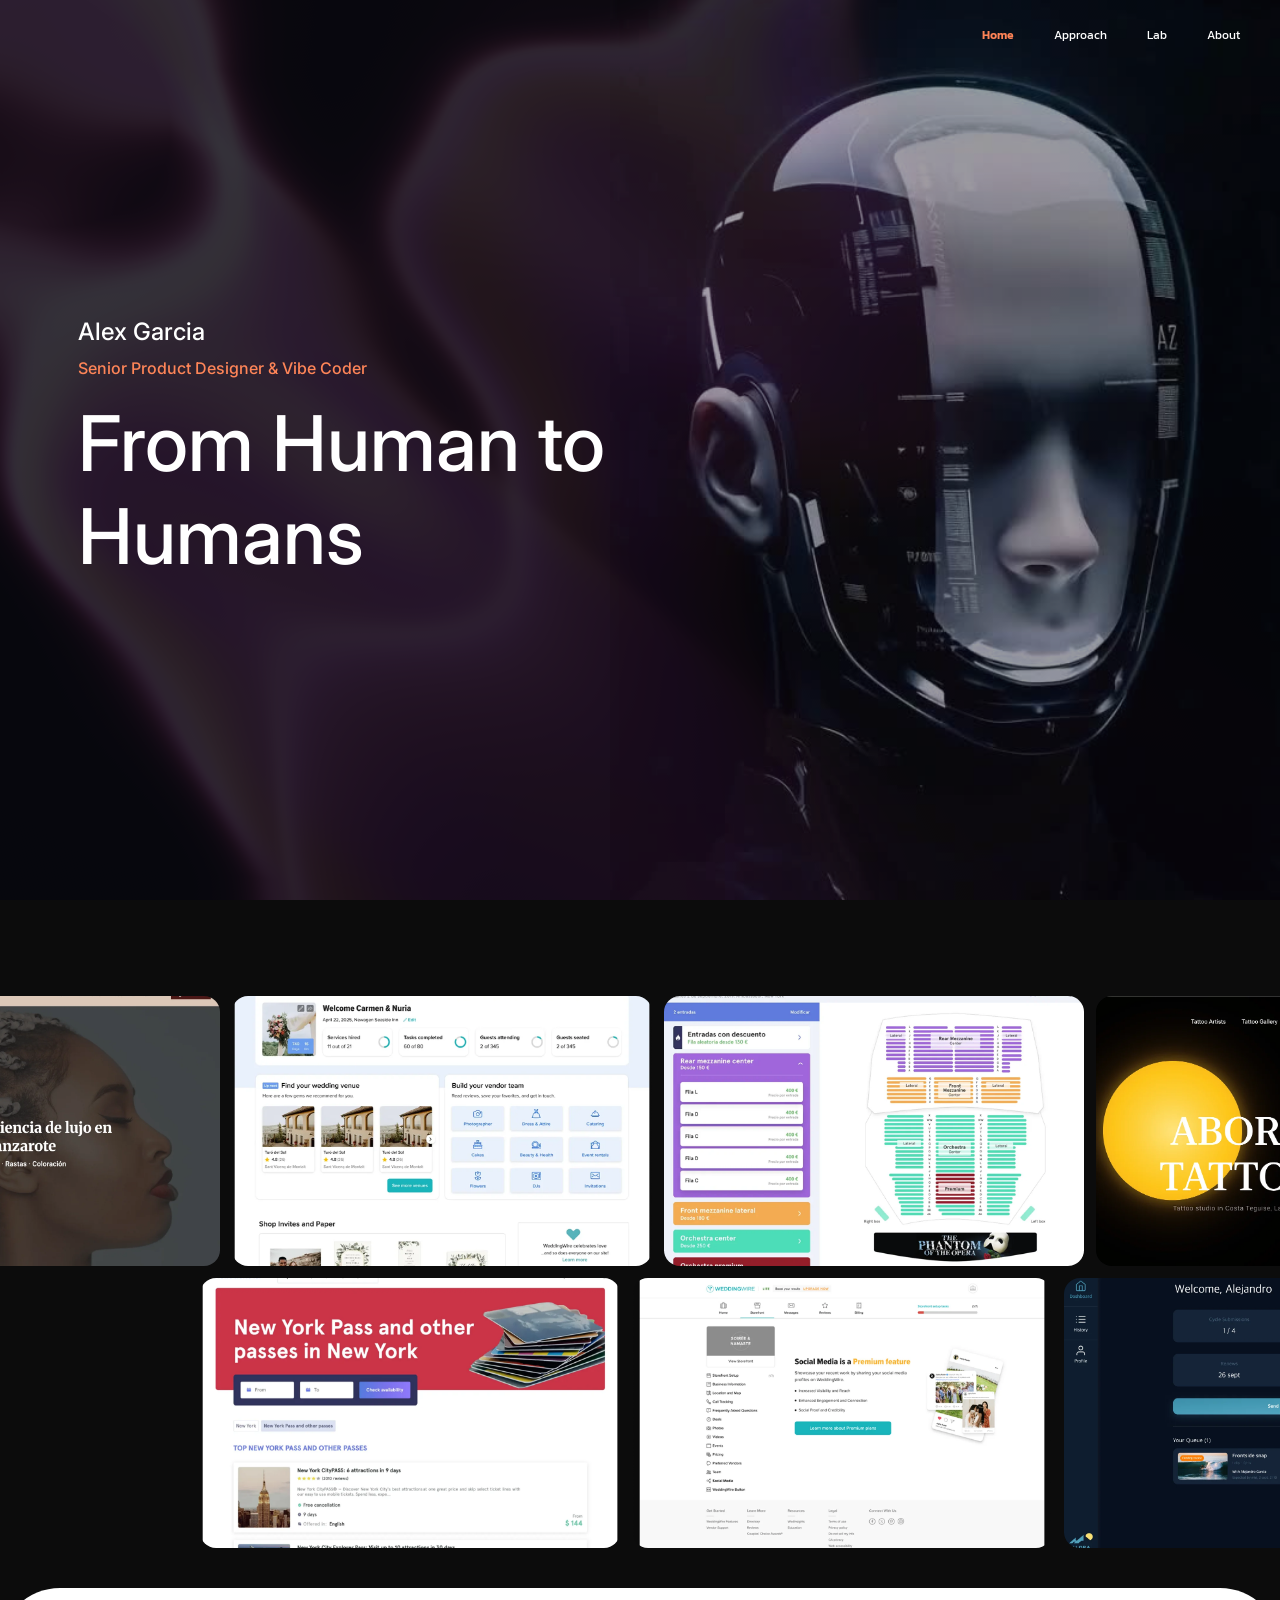
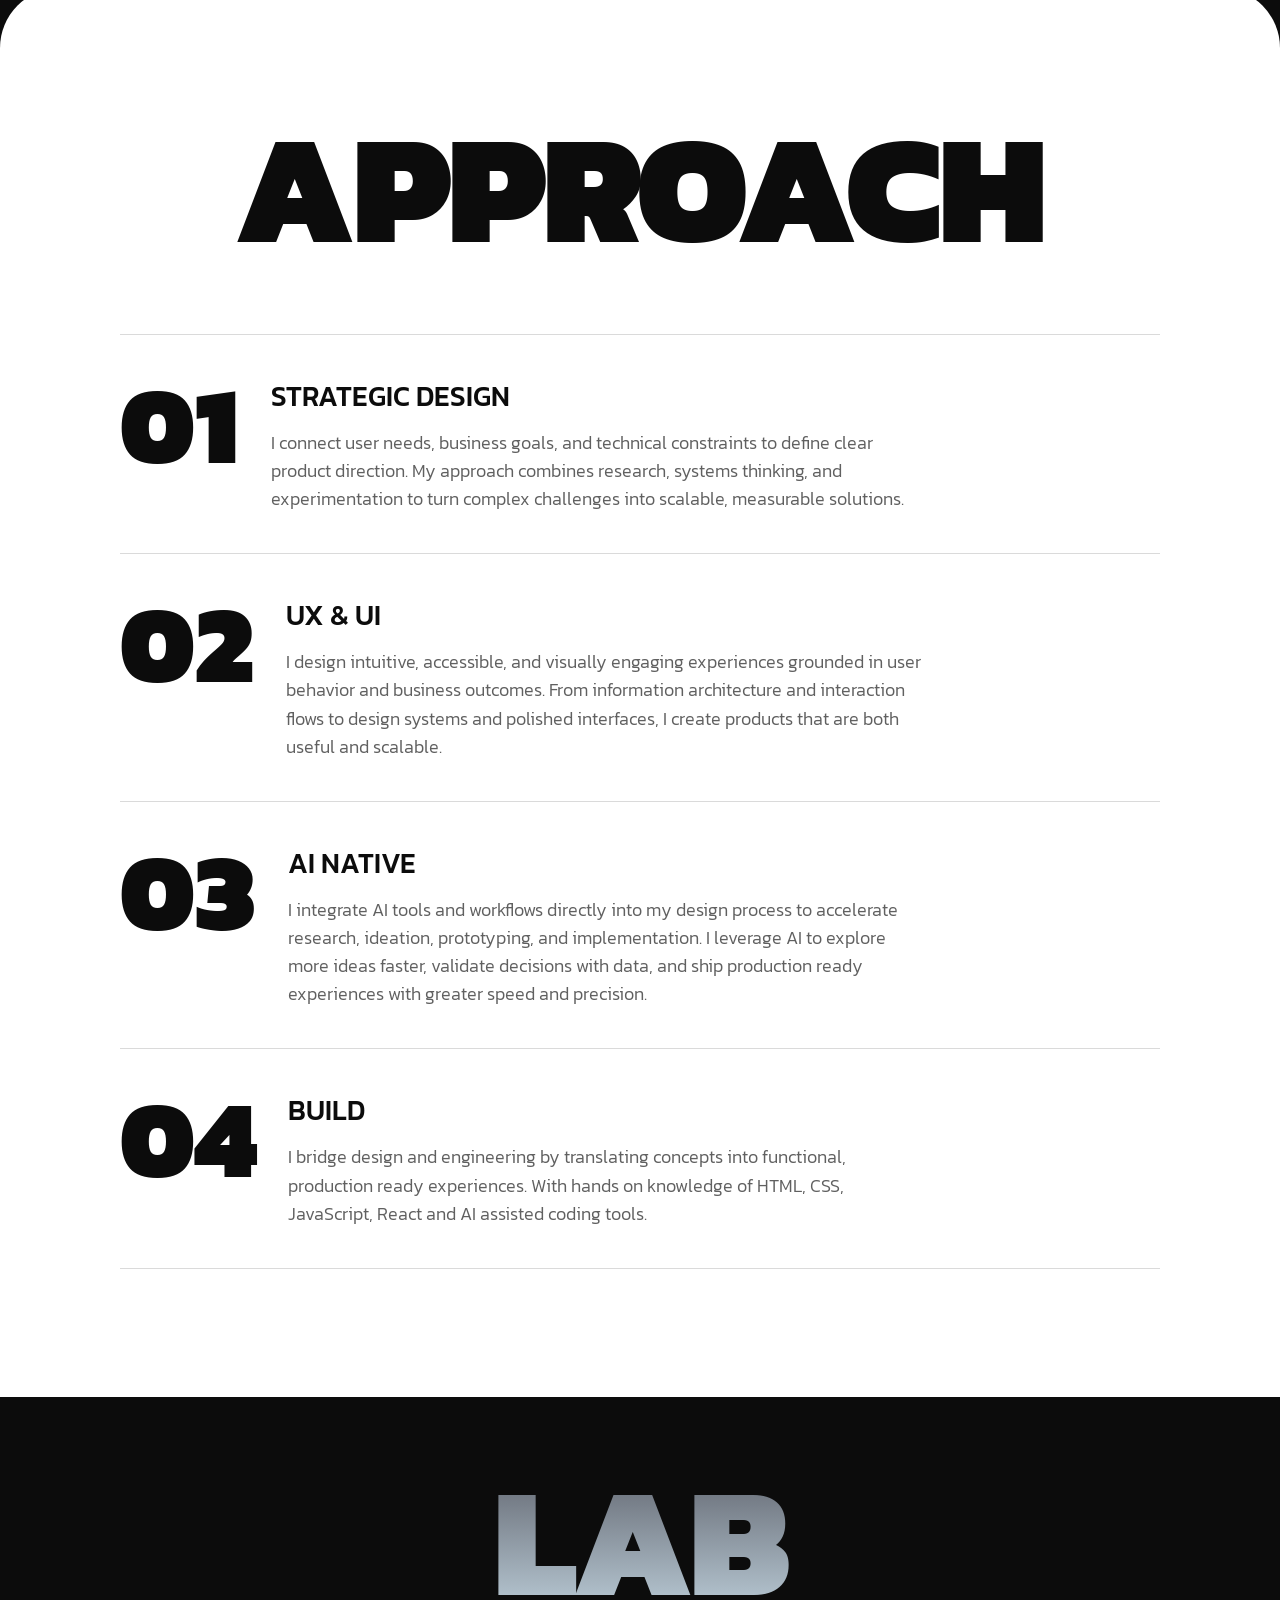
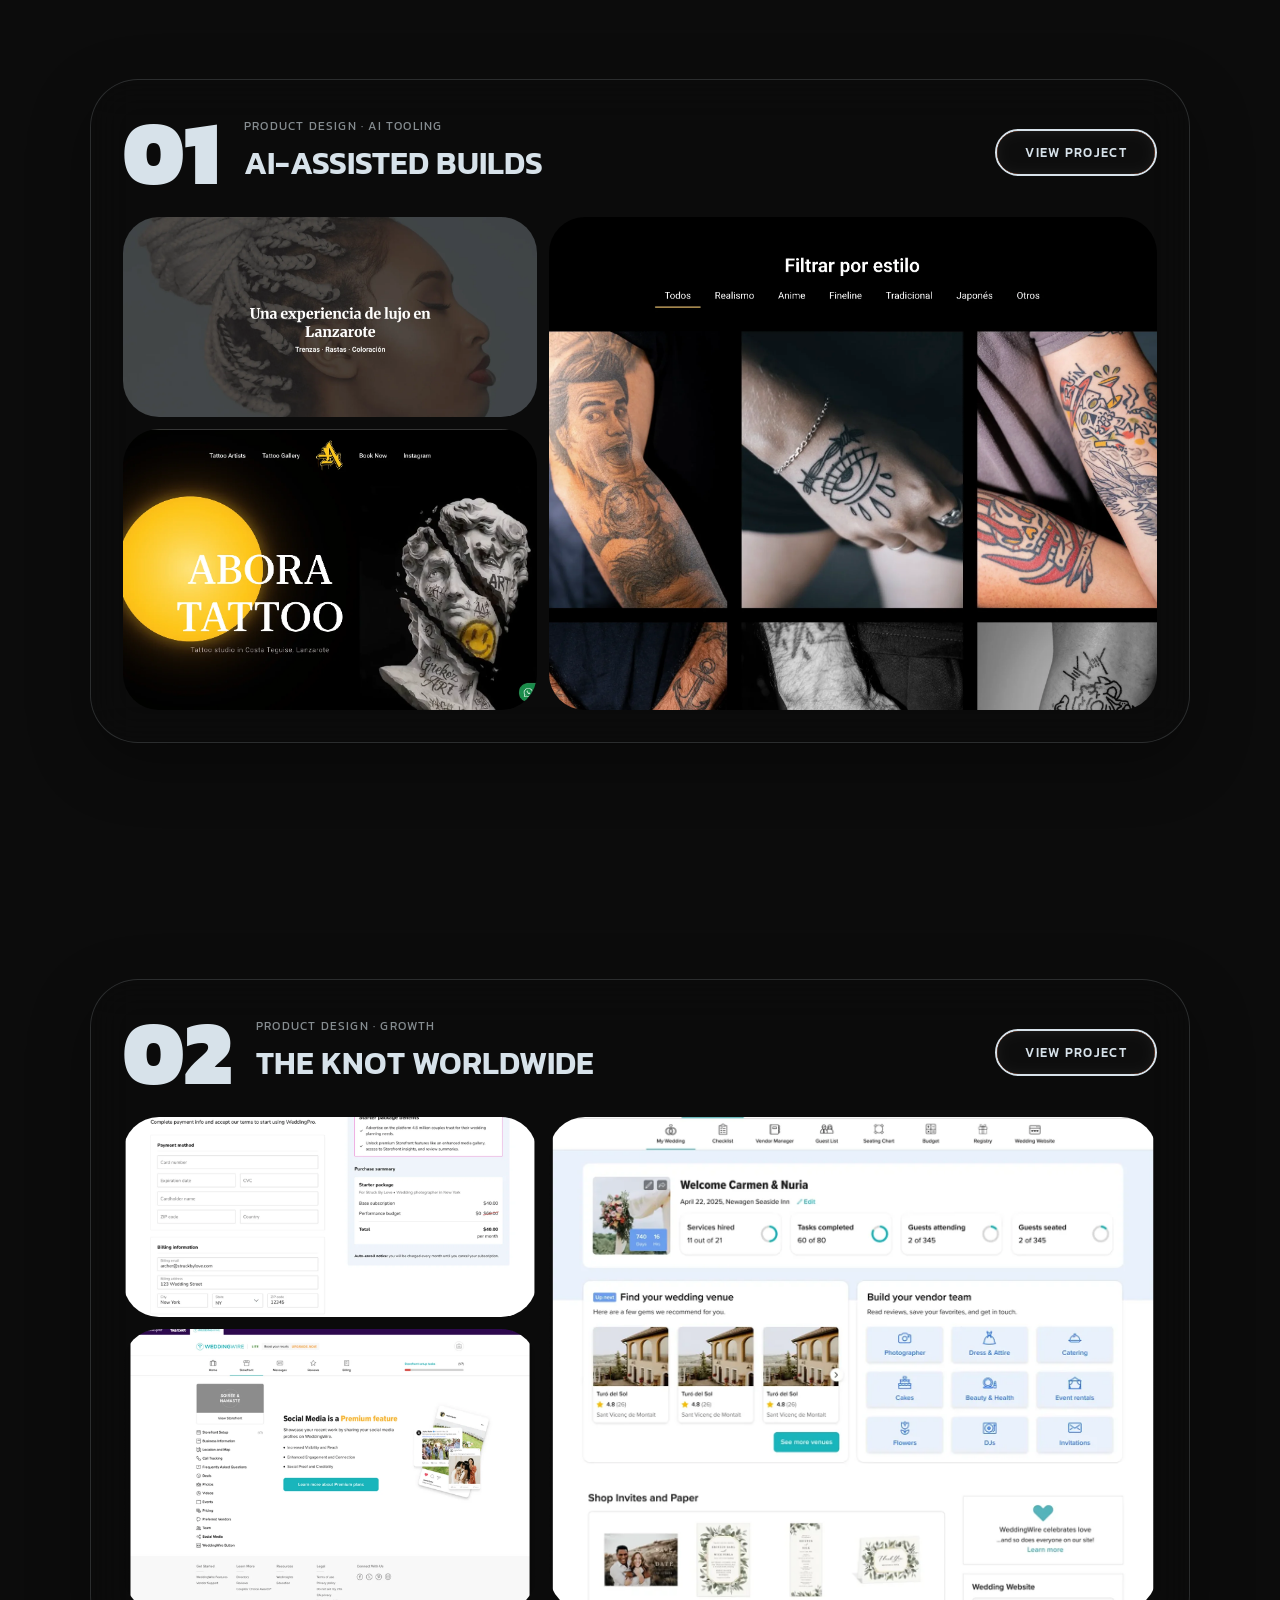
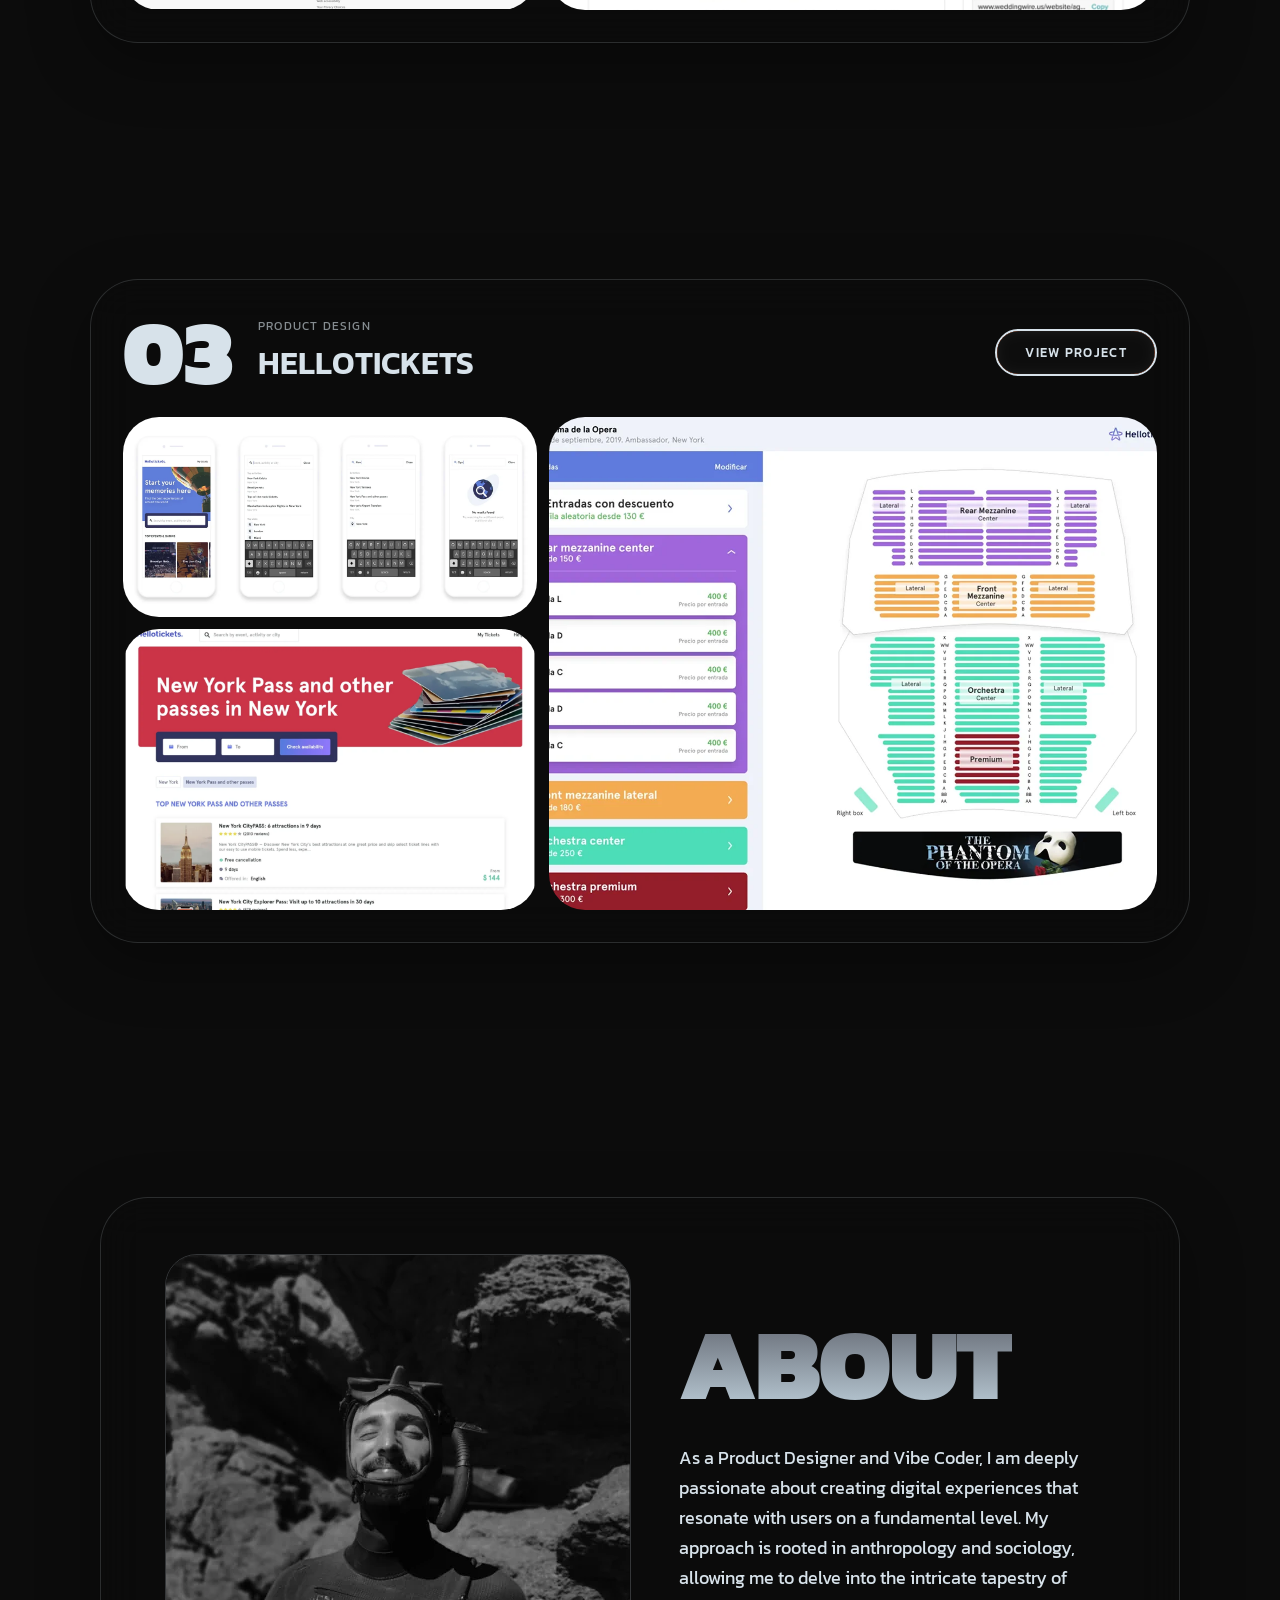
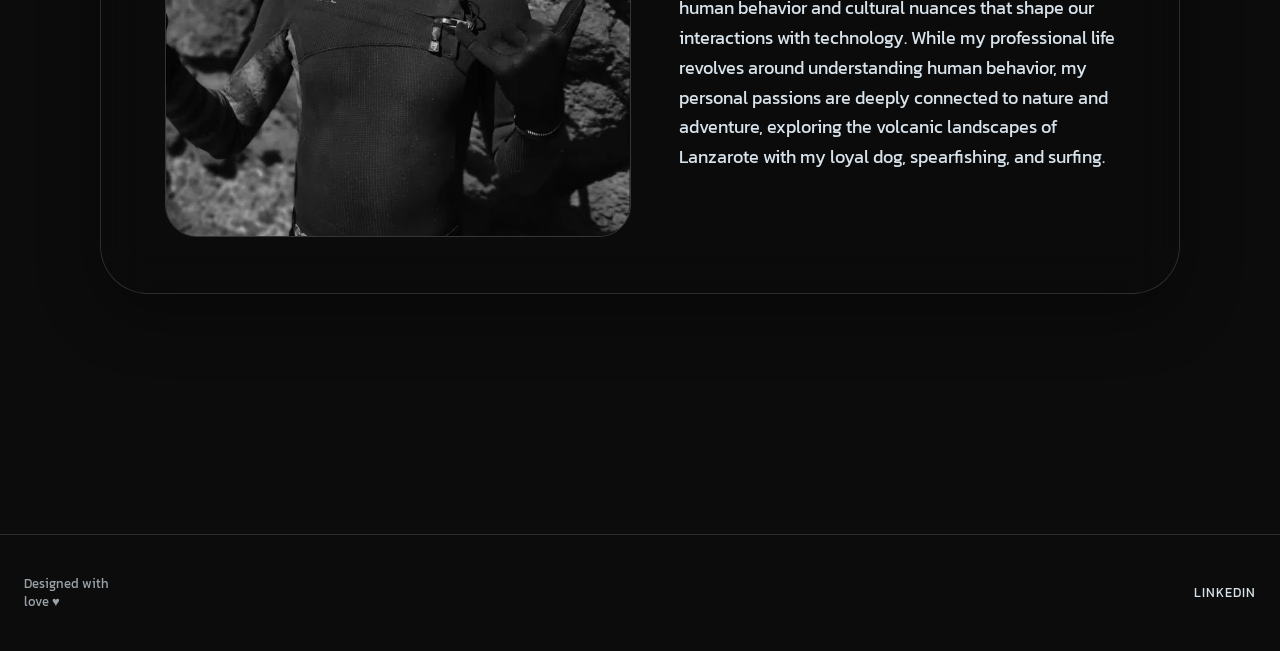
<file: index.html>
<html>
  <head>
    <meta charset="UTF-8">
    <meta name="viewport" content="width=device-width, initial-scale=1">
    <title>Portfolio Alex</title>
    <link rel="icon" type="image/png" href="./img/favicon.png">
    <link rel="apple-touch-icon" href="./img/apple-touch-icon.png">
    <link rel="stylesheet" href="./css/style.css">
  </head>
  <body>
    <div id="particles-container" class="particles-container"></div>

    <nav class="nav-bar">
      <ul class="nav-bar-ul">
        <li><a href="./index.html">Home</a></li>
        <li><a href="#approach">Approach</a></li>
        <li><a href="#lab">Lab</a></li>
        <li><a href="#schedule">About</a></li>
      </ul>
    </nav>

    <header class="header">
      <div class="header-content">
        <h3 class="header-name">Alex Garcia</h3>
        <h3 class="header-role">Senior Product Designer & Vibe Coder</h3>
        <h1>From Human to Humans</h1>
      </div>
      <div class="header-visual">
        <video class="header-visual-video" muted playsinline preload="auto" fetchpriority="high" poster="./video/header-cursor-poster.jpg">
          <source src="./video/header-cursor-video.mp4" type="video/mp4">
        </video>
      </div>
      <div id="header-waves" class="header-waves"></div>
    </header>

    <!-- ============================================================
         Marquee — real project screenshots, scroll-driven
         ============================================================ -->
    <section class="pv-marquee">
      <div class="pv-marquee-row" data-marquee="right">
        <div class="pv-marquee-tile"><img src="./img/ai-trenzas-kg.webp" alt="AI-assisted builds — Trenzas KG" loading="lazy"></div>
        <div class="pv-marquee-tile"><img src="./img/tkw-weddingwire-dashboard.webp" alt="The Knot Worldwide — WeddingWire dashboard" loading="lazy"></div>
        <div class="pv-marquee-tile"><img src="./img/ht-seat-map.webp" alt="Hellotickets — seat map" loading="lazy"></div>
        <div class="pv-marquee-tile"><img src="./img/ai-abora-tattoo.webp" alt="AI-assisted builds — Abora Tattoo" loading="lazy"></div>
        <div class="pv-marquee-tile"><img src="./img/tkw-weddingpro-checkout.webp" alt="The Knot Worldwide — WeddingPro checkout" loading="lazy"></div>
        <div class="pv-marquee-tile"><img src="./img/ht-app-search-flow.webp" alt="Hellotickets — app search flow" loading="lazy"></div>
        <div class="pv-marquee-tile"><img src="./img/ai-alora-dashboard.webp" alt="AI-assisted builds — Alora dashboard" loading="lazy"></div>
        <div class="pv-marquee-tile"><img src="./img/tkw-weddingwire-storefront.webp" alt="The Knot Worldwide — WeddingWire storefront" loading="lazy"></div>
        <div class="pv-marquee-tile"><img src="./img/ht-ny-pass-page.webp" alt="Hellotickets — New York Pass page" loading="lazy"></div>
        <div class="pv-marquee-tile"><img src="./img/ai-trenzas-kg.webp" alt="AI-assisted builds — Trenzas KG" loading="lazy"></div>
        <div class="pv-marquee-tile"><img src="./img/tkw-weddingwire-dashboard.webp" alt="The Knot Worldwide — WeddingWire dashboard" loading="lazy"></div>
        <div class="pv-marquee-tile"><img src="./img/ht-seat-map.webp" alt="Hellotickets — seat map" loading="lazy"></div>
        <div class="pv-marquee-tile"><img src="./img/ai-abora-tattoo.webp" alt="AI-assisted builds — Abora Tattoo" loading="lazy"></div>
        <div class="pv-marquee-tile"><img src="./img/tkw-weddingpro-checkout.webp" alt="The Knot Worldwide — WeddingPro checkout" loading="lazy"></div>
        <div class="pv-marquee-tile"><img src="./img/ht-app-search-flow.webp" alt="Hellotickets — app search flow" loading="lazy"></div>
        <div class="pv-marquee-tile"><img src="./img/ai-alora-dashboard.webp" alt="AI-assisted builds — Alora dashboard" loading="lazy"></div>
        <div class="pv-marquee-tile"><img src="./img/tkw-weddingwire-storefront.webp" alt="The Knot Worldwide — WeddingWire storefront" loading="lazy"></div>
        <div class="pv-marquee-tile"><img src="./img/ht-ny-pass-page.webp" alt="Hellotickets — New York Pass page" loading="lazy"></div>
      </div>

      <div class="pv-marquee-row" data-marquee="left">
        <div class="pv-marquee-tile"><img src="./img/ht-ny-pass-page.webp" alt="Hellotickets — New York Pass page" loading="lazy"></div>
        <div class="pv-marquee-tile"><img src="./img/tkw-weddingwire-storefront.webp" alt="The Knot Worldwide — WeddingWire storefront" loading="lazy"></div>
        <div class="pv-marquee-tile"><img src="./img/ai-alora-dashboard.webp" alt="AI-assisted builds — Alora dashboard" loading="lazy"></div>
        <div class="pv-marquee-tile"><img src="./img/ht-app-search-flow.webp" alt="Hellotickets — app search flow" loading="lazy"></div>
        <div class="pv-marquee-tile"><img src="./img/tkw-weddingpro-checkout.webp" alt="The Knot Worldwide — WeddingPro checkout" loading="lazy"></div>
        <div class="pv-marquee-tile"><img src="./img/ai-abora-tattoo.webp" alt="AI-assisted builds — Abora Tattoo" loading="lazy"></div>
        <div class="pv-marquee-tile"><img src="./img/ht-seat-map.webp" alt="Hellotickets — seat map" loading="lazy"></div>
        <div class="pv-marquee-tile"><img src="./img/tkw-weddingwire-dashboard.webp" alt="The Knot Worldwide — WeddingWire dashboard" loading="lazy"></div>
        <div class="pv-marquee-tile"><img src="./img/ai-trenzas-kg.webp" alt="AI-assisted builds — Trenzas KG" loading="lazy"></div>
        <div class="pv-marquee-tile"><img src="./img/ht-ny-pass-page.webp" alt="Hellotickets — New York Pass page" loading="lazy"></div>
        <div class="pv-marquee-tile"><img src="./img/tkw-weddingwire-storefront.webp" alt="The Knot Worldwide — WeddingWire storefront" loading="lazy"></div>
        <div class="pv-marquee-tile"><img src="./img/ai-alora-dashboard.webp" alt="AI-assisted builds — Alora dashboard" loading="lazy"></div>
        <div class="pv-marquee-tile"><img src="./img/ht-app-search-flow.webp" alt="Hellotickets — app search flow" loading="lazy"></div>
        <div class="pv-marquee-tile"><img src="./img/tkw-weddingpro-checkout.webp" alt="The Knot Worldwide — WeddingPro checkout" loading="lazy"></div>
        <div class="pv-marquee-tile"><img src="./img/ai-abora-tattoo.webp" alt="AI-assisted builds — Abora Tattoo" loading="lazy"></div>
        <div class="pv-marquee-tile"><img src="./img/ht-seat-map.webp" alt="Hellotickets — seat map" loading="lazy"></div>
        <div class="pv-marquee-tile"><img src="./img/tkw-weddingwire-dashboard.webp" alt="The Knot Worldwide — WeddingWire dashboard" loading="lazy"></div>
        <div class="pv-marquee-tile"><img src="./img/ai-trenzas-kg.webp" alt="AI-assisted builds — Trenzas KG" loading="lazy"></div>
      </div>
    </section>

    <!-- ============================================================
         Services — Approach, reformatted
         ============================================================ -->
    <section id="approach" class="pv-services">
      <h2 class="pv-services-heading pv-reveal">Approach</h2>

      <div class="pv-services-list">
        <div class="pv-service-item pv-reveal" style="--pv-delay:0s">
          <span class="pv-service-number">01</span>
          <div class="pv-service-body">
            <h3>Strategic design</h3>
            <p>I connect user needs, business goals, and technical constraints to define clear product direction. My approach combines research, systems thinking, and experimentation to turn complex challenges into scalable, measurable solutions.</p>
          </div>
        </div>

        <div class="pv-service-item pv-reveal" style="--pv-delay:0.1s">
          <span class="pv-service-number">02</span>
          <div class="pv-service-body">
            <h3>UX &amp; UI</h3>
            <p>I design intuitive, accessible, and visually engaging experiences grounded in user behavior and business outcomes. From information architecture and interaction flows to design systems and polished interfaces, I create products that are both useful and scalable.</p>
          </div>
        </div>

        <div class="pv-service-item pv-reveal" style="--pv-delay:0.2s">
          <span class="pv-service-number">03</span>
          <div class="pv-service-body">
            <h3>AI native</h3>
            <p>I integrate AI tools and workflows directly into my design process to accelerate research, ideation, prototyping, and implementation. I leverage AI to explore more ideas faster, validate decisions with data, and ship production ready experiences with greater speed and precision.</p>
          </div>
        </div>

        <div class="pv-service-item pv-reveal" style="--pv-delay:0.3s">
          <span class="pv-service-number">04</span>
          <div class="pv-service-body">
            <h3>Build</h3>
            <p>I bridge design and engineering by translating concepts into functional, production ready experiences. With hands on knowledge of HTML, CSS, JavaScript, React and AI assisted coding tools.</p>
          </div>
        </div>
      </div>
    </section>

    <!-- ============================================================
         Projects — Lab, sticky stacking cards
         ============================================================ -->
    <section id="lab" class="pv-projects">
      <h2 class="pv-projects-heading pv-reveal">Lab</h2>

      <div class="pv-stack">
        <div class="pv-stack-wrap">
          <div class="pv-stack-card">
            <div class="pv-stack-top">
              <span class="pv-stack-number">01</span>
              <div class="pv-stack-meta">
                <span class="pv-stack-category">Product design · AI tooling</span>
                <h3 class="pv-stack-name">AI-assisted builds</h3>
              </div>
              <a href="./proyecto-ai-assisted-builds.html" class="pv-ghost-btn">View project</a>
            </div>
            <div class="pv-stack-grid">
              <div class="pv-stack-col-1">
                <img src="./img/ai-trenzas-kg.webp" alt="Trenzas KG">
                <img src="./img/ai-abora-tattoo.webp" alt="Abora Tattoo">
              </div>
              <div class="pv-stack-col-2">
                <img src="./img/ai-abora-gallery-filter.webp" alt="Abora Tattoo gallery filter">
              </div>
            </div>
          </div>
        </div>

        <div class="pv-stack-wrap">
          <div class="pv-stack-card">
            <div class="pv-stack-top">
              <span class="pv-stack-number">02</span>
              <div class="pv-stack-meta">
                <span class="pv-stack-category">Product design · Growth</span>
                <h3 class="pv-stack-name">The Knot Worldwide</h3>
              </div>
              <a href="./proyecto-the-knot-worldwide.html" class="pv-ghost-btn">View project</a>
            </div>
            <div class="pv-stack-grid">
              <div class="pv-stack-col-1">
                <img src="./img/tkw-weddingpro-checkout.webp" alt="WeddingPro Starter package checkout">
                <img src="./img/tkw-weddingwire-storefront.webp" alt="WeddingWire storefront premium upsell">
              </div>
              <div class="pv-stack-col-2">
                <img src="./img/tkw-weddingwire-dashboard.webp" alt="WeddingWire couple dashboard">
              </div>
            </div>
          </div>
        </div>

        <div class="pv-stack-wrap">
          <div class="pv-stack-card">
            <div class="pv-stack-top">
              <span class="pv-stack-number">03</span>
              <div class="pv-stack-meta">
                <span class="pv-stack-category">Product design</span>
                <h3 class="pv-stack-name">Hellotickets</h3>
              </div>
              <a href="./proyecto-hellotickets.html" class="pv-ghost-btn">View project</a>
            </div>
            <div class="pv-stack-grid">
              <div class="pv-stack-col-1">
                <img src="./img/ht-app-search-flow.webp" alt="Hellotickets app search flow">
                <img src="./img/ht-ny-pass-page.webp" alt="New York Pass and other passes page">
              </div>
              <div class="pv-stack-col-2">
                <img src="./img/ht-seat-map.webp" alt="Hellotickets seat map and ticket selection">
              </div>
            </div>
          </div>
        </div>
      </div>
    </section>

    <!-- ============================================================
         About — real bio, restyled
         ============================================================ -->
    <section id="schedule" class="pv-about">
      <div class="pv-about-inner">
        <div class="pv-about-card pv-reveal">
          <div class="pv-about-photo-wrap">
            <img src="./img/alex-about-photo.webp" alt="Alex spearfishing off the coast of Lanzarote" class="pv-about-photo">
          </div>

          <div class="pv-about-content">
            <h2 class="pv-about-heading">About</h2>

            <p class="pv-about-text">As a Product Designer and Vibe Coder, I am deeply passionate about creating digital experiences that resonate with users on a fundamental level. My approach is rooted in anthropology and sociology, allowing me to delve into the intricate tapestry of human behavior and cultural nuances that shape our interactions with technology. While my professional life revolves around understanding human behavior, my personal passions are deeply connected to nature and adventure, exploring the volcanic landscapes of Lanzarote with my loyal dog, spearfishing, and surfing.</p>
          </div>
        </div>
      </div>
    </section>

    <footer class="pv-footer">
      <p class="pv-footer-signature">Designed with<br>love &hearts;</p>
      <a href="https://www.linkedin.com/in/alejandro-garc%C3%ADa-garc%C3%ADa/?isSelfProfile=true" class="pv-footer-link" target="_blank" rel="noopener noreferrer">Linkedin</a>
    </footer>

    <script src="./js/liquid-film.js"></script>
    <script src="./js/liquid-carve-button.js"></script>
    <script src="./js/header-cursor-video.js"></script>
    <script src="./js/main.js"></script>
  </body>
</html>
</file>
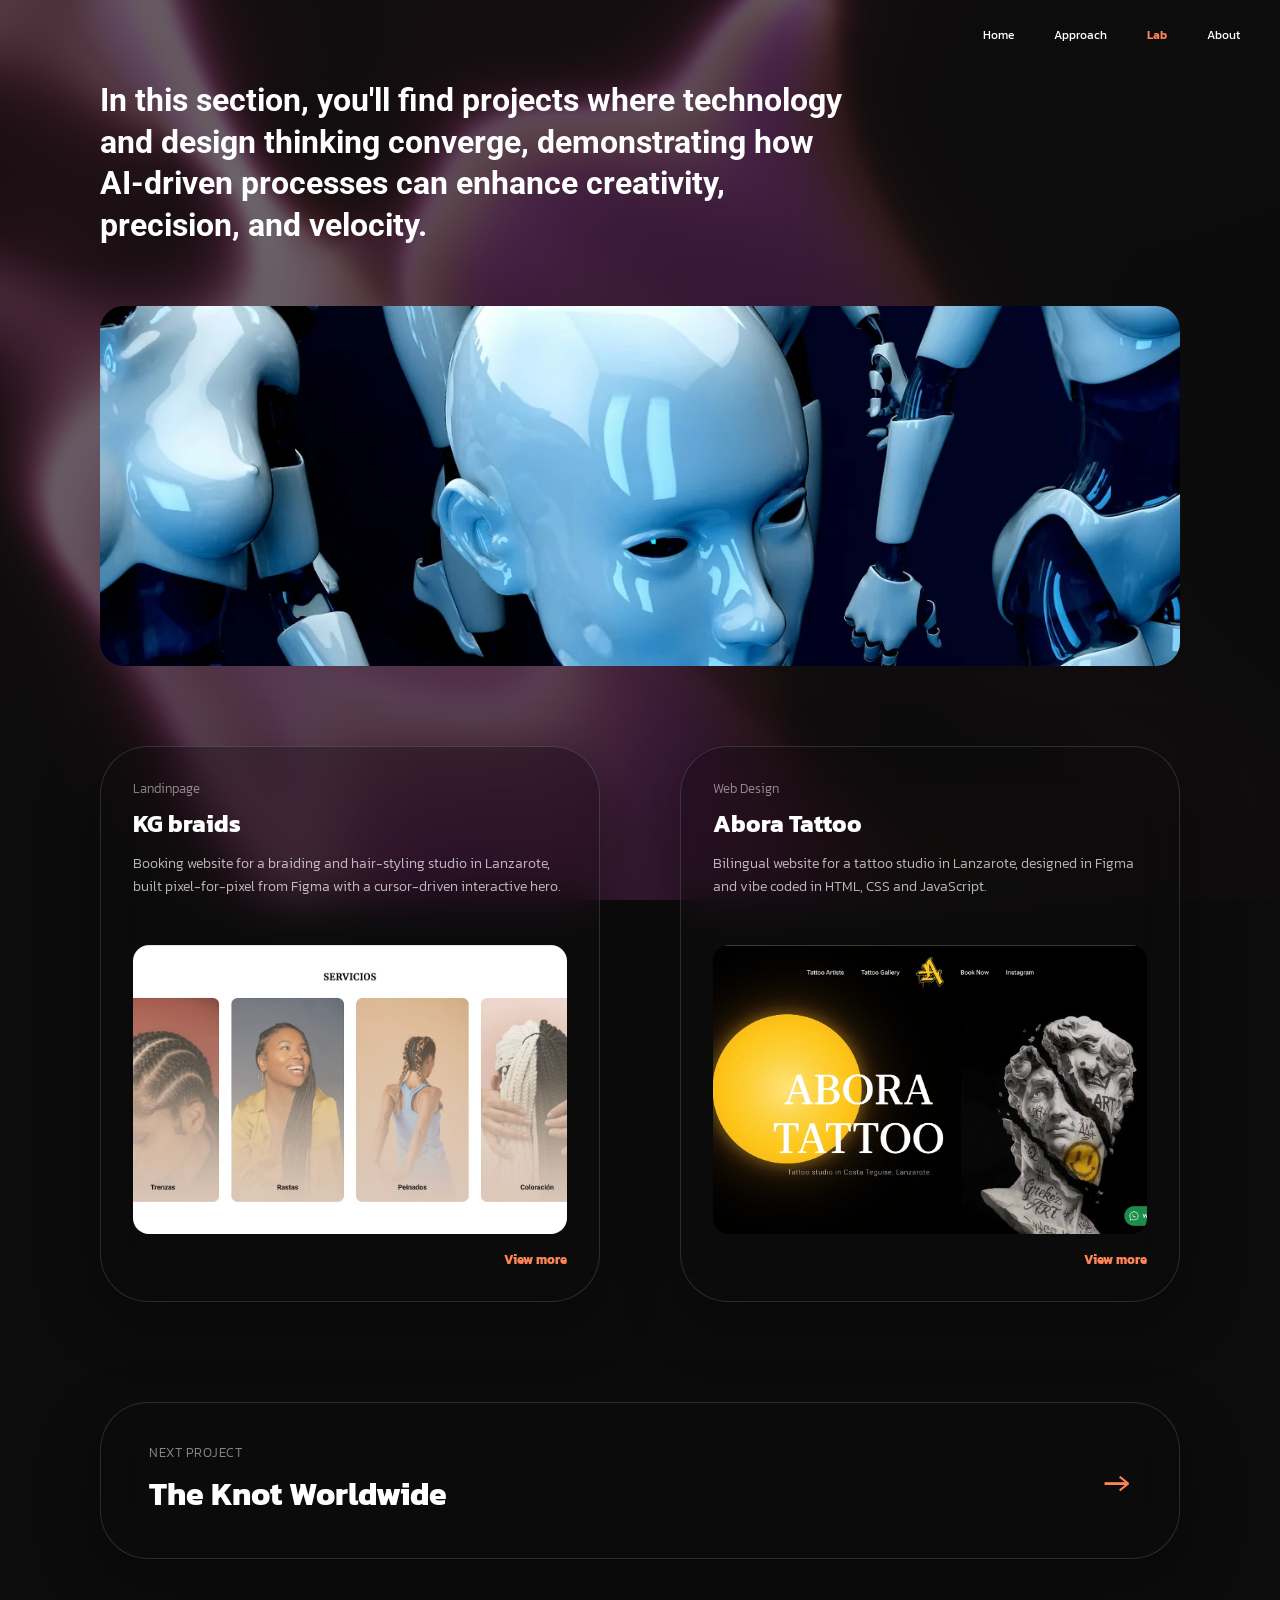
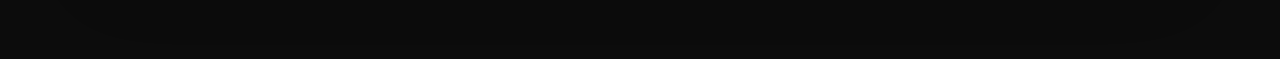
<file: proyecto-ai-assisted-builds.html>
<html>
  <head>
    <meta charset="UTF-8">
    <meta name="viewport" content="width=device-width, initial-scale=1">
    <title>AI-assisted builds | Alex Garcia</title>
    <link rel="icon" type="image/png" href="./img/favicon.png">
    <link rel="apple-touch-icon" href="./img/apple-touch-icon.png">
    <link rel="stylesheet" href="./css/style.css">
  </head>
  <body>
    <div id="particles-container" class="particles-container particles-container--dimmed"></div>

    <nav class="nav-bar">
      <ul class="nav-bar-ul">
        <li><a href="./index.html">Home</a></li>
        <li><a href="./index.html#approach">Approach</a></li>
        <li><a href="./index.html#lab">Lab</a></li>
        <li><a href="./index.html#schedule">About</a></li>
      </ul>
    </nav>

    <main class="project-page">
      <p class="project-intro">In this section, you'll find projects where technology and design thinking converge, demonstrating how AI-driven processes can enhance creativity, precision, and velocity.</p>

      <img class="project-hero" src="./img/project-1.webp" alt="AI-assisted builds">

      <div class="project-grid">
        <div class="project-item">
          <span class="project-item-eyebrow">Landinpage</span>
          <h3 class="project-item-title">KG braids</h3>
          <p class="project-item-desc">Booking website for a braiding and hair-styling studio in Lanzarote, built pixel-for-pixel from Figma with a cursor-driven interactive hero.</p>
          <img class="project-item-preview" src="./img/kg-braids-placeholder.webp" alt="KG Braids">
          <a href="#" class="project-item-more" data-modal-target="modal-overlay-kg-braids">View more</a>
        </div>

        <div class="project-item">
          <span class="project-item-eyebrow">Web Design</span>
          <h3 class="project-item-title">Abora Tattoo</h3>
          <p class="project-item-desc">Bilingual website for a tattoo studio in Lanzarote, designed in Figma and vibe coded in HTML, CSS and JavaScript.</p>
          <img class="project-item-preview" src="./img/abora-tattoo-preview.webp" alt="Abora Tattoo">
          <a href="#" class="project-item-more" data-modal-target="modal-overlay-abora">View more</a>
        </div>
      </div>

      <a href="./proyecto-the-knot-worldwide.html" class="pv-next-project">
        <span class="pv-next-project-text">
          <span class="pv-next-project-eyebrow">Next project</span>
          <span class="pv-next-project-title">The Knot Worldwide</span>
        </span>
        <span class="pv-next-project-arrow" aria-hidden="true">&rarr;</span>
      </a>

    </main>

    <!-- Modal: KG Braids -->
    <div class="modal-overlay" id="modal-overlay-kg-braids">
      <div class="modal" role="dialog" aria-modal="true" aria-labelledby="modal-title-kg-braids">
        <div class="modal-header">
          <div>
            <h2 class="modal-title" id="modal-title-kg-braids">KG Braids</h2>
            <p class="modal-subtitle">Trenzas KG is a braiding and hair-styling studio in Lanzarote, offering braids, dreadlocks, styling and colour services.</p>
          </div>
          <button type="button" class="modal-close pv-ghost-btn">Close</button>
        </div>

        <div class="modal-meta">
          <div class="modal-meta-item">
            <span class="modal-meta-label">Client</span>
            <span class="modal-meta-value">KG Braids · 2026</span>
          </div>
          <div class="modal-meta-item">
            <span class="modal-meta-label">Responsibility</span>
            <span class="modal-meta-value">Design-to-Code Development</span>
          </div>
          <div class="modal-meta-item">
            <span class="modal-meta-label">Area</span>
            <span class="modal-meta-value">Front-End Engineering</span>
          </div>
          <div class="modal-meta-item">
            <span class="modal-meta-label">Partners</span>
            <span class="modal-meta-value">Solo project</span>
          </div>
          <a href="https://github.com/Aggfr/trenzas-kg" class="modal-visit-link" target="_blank" rel="noopener noreferrer">Go to Github</a>
        </div>

        <div class="modal-process">
          <span class="modal-process-eyebrow">How it was built</span>
          <h3 class="modal-process-title">Figma to Production, Verified Pixel by Pixel</h3>
          <p class="modal-process-intro">A solo, end-to-end workflow: exact values pulled straight from Figma, the site built and refined breakpoint by breakpoint, and every change checked against the live files before it ships.</p>

          <div class="modal-process-flow">
            <div class="modal-process-step">
              <span class="modal-process-step-number">1</span>
              <svg class="modal-process-step-icon" viewBox="0 0 24 24" fill="none" stroke="currentColor" stroke-width="1.5" stroke-linecap="round" stroke-linejoin="round"><rect x="3" y="3" width="7" height="7" rx="1.5"></rect><rect x="14" y="3" width="7" height="7" rx="1.5"></rect><rect x="3" y="14" width="7" height="7" rx="1.5"></rect><circle cx="17.5" cy="17.5" r="3.5"></circle></svg>
              <h4 class="modal-process-step-title">Extract from Figma</h4>
              <p class="modal-process-step-desc">Connect to the Figma file directly and pull the exact colours, type styles and spacing from the design.</p>
            </div>

            <div class="modal-process-step">
              <span class="modal-process-step-number">2</span>
              <svg class="modal-process-step-icon" viewBox="0 0 24 24" fill="none" stroke="currentColor" stroke-width="1.5" stroke-linecap="round" stroke-linejoin="round"><polyline points="8 6 2 12 8 18"></polyline><polyline points="16 6 22 12 16 18"></polyline></svg>
              <h4 class="modal-process-step-title">Build with AI</h4>
              <p class="modal-process-step-desc">Code the site in plain HTML, CSS and JavaScript, working with AI as a development partner throughout.</p>
            </div>

            <div class="modal-process-step">
              <span class="modal-process-step-number">3</span>
              <svg class="modal-process-step-icon" viewBox="0 0 24 24" fill="none" stroke="currentColor" stroke-width="1.5" stroke-linecap="round" stroke-linejoin="round"><path d="M1.5 12S5 5 12 5s10.5 7 10.5 7-3.5 7-10.5 7S1.5 12 1.5 12Z"></path><circle cx="12" cy="12" r="3"></circle></svg>
              <h4 class="modal-process-step-title">Refine Each Breakpoint</h4>
              <p class="modal-process-step-desc">Adjust desktop, tablet and mobile independently, checking spacing, alignment and image placement against the live preview.</p>
            </div>

            <div class="modal-process-step">
              <span class="modal-process-step-number">4</span>
              <svg class="modal-process-step-icon" viewBox="0 0 24 24" fill="none" stroke="currentColor" stroke-width="1.5" stroke-linecap="round" stroke-linejoin="round"><path d="M14.7 6.3a4 4 0 0 0-5.4 5.4L3 18l3 3 6.3-6.3a4 4 0 0 0 5.4-5.4l-2.8 2.8-2-2 2.8-2.8Z"></path></svg>
              <h4 class="modal-process-step-title">Verify Against the Files</h4>
              <p class="modal-process-step-desc">Check every visual change directly against the files on disk before confirming it, rather than assuming from a code diff.</p>
            </div>

            <div class="modal-process-step">
              <span class="modal-process-step-number">5</span>
              <svg class="modal-process-step-icon" viewBox="0 0 24 24" fill="none" stroke="currentColor" stroke-width="1.5" stroke-linecap="round" stroke-linejoin="round"><path d="M12 2c3 2 5 6 5 10 0 2-1 4-2 5l-3 3-3-3c-1-1-2-3-2-5 0-4 2-8 5-10Z"></path><circle cx="12" cy="10" r="1.8"></circle><path d="M9 18l-2 3M15 18l2 3"></path></svg>
              <h4 class="modal-process-step-title">Ship with Confidence</h4>
              <p class="modal-process-step-desc">Put the project under Git version control and push it to a public GitHub repository.</p>
            </div>
          </div>
        </div>

        <video class="modal-hero" src="./img/kg-braids-hero.mov" autoplay loop muted playsinline></video>

        <div class="modal-body-grid">
          <div class="modal-body-left">
            <p>Trenzas KG is a braiding and hair-styling studio in Lanzarote, offering braids, dreadlocks, styling and colour services. The owner had already done the hard design work in Figma, but it was sitting idle: there was no live site, so none of it was reaching anyone searching for a stylist. My brief was simple to state and demanding to execute: translate that design into a production site, pixel for pixel, fast and responsive across devices, and put it under proper version control so it could be published and maintained like a real product.</p>
            <p>I went straight to the source, connecting to the Figma file through its desktop plugin bridge to pull the exact colours, type styles and spacing rather than eyeballing them from a screenshot. I then built the site myself in plain HTML, CSS and JavaScript, using AI as a development partner rather than a shortcut, and treated every breakpoint as its own design problem: desktop, tablet and mobile were each refined independently against the live preview instead of assumed from one layout. The hero was the clearest case of that standard. It went through a static image, then an autoplaying video, before I pushed it further into its final interactive form.</p>
            <p>Key decisions along the way:</p>
            <ul>
              <li>Instead of an autoplaying hero video, I drove a single continuous clip with the visitor's cursor position, so the model appears to turn and follow you as you move the mouse: motion that responds to the user, not motion for its own sake.</li>
              <li>The gallery auto-advances on a timer, but hands control back the moment a visitor hovers or touches it, and only resumes once they've stepped away: a small decision that keeps the interface honest about who's in charge.</li>
              <li>I verified every visual change directly against the live files on disk before calling it done, rather than trusting a code diff: the discipline that prevents a "looks right in the diff" bug from shipping.</li>
            </ul>
            <p>The result is a fast, fully responsive site covering services, the studio's story, a gallery and a booking enquiry form, anchored by a signature interactive hero. I shipped it the way I ship any production work: under Git version control, in a public GitHub repository, with a history anyone can audit.</p>
          </div>
          <div class="modal-body-right">
            <div class="modal-body-section">
              <span class="modal-body-section-label">Why it mattered</span>
              <p>A finished design sitting in Figma has zero reach. It can't be found, shared or booked from, and a beautiful mockup doesn't pay the bills. The studio needed that design turned into something a browser could load, and just as importantly, needed the groundwork (version control, a public repository, hosting) to keep improving it safely afterwards instead of hand-editing one fragile copy of the site forever.</p>
            </div>
            <div class="modal-body-section">
              <span class="modal-body-section-label">Key decision</span>
              <p>The easy version of this hero was a parallax scroll or a crossfade between a handful of static photos. I turned it down. Instead, I chose to drive an actual continuous video with the cursor's position, scrubbing to the matching frame as the mouse moves, with no visible video controls. It took more iteration than the simpler alternatives, but it's the only approach where the motion is real rather than simulated, and it's what turns a generic hero image into a reason to remember the site.</p>
            </div>
            <div class="modal-body-section">
              <span class="modal-body-section-label">Outcome</span>
              <p>Trenzas KG went from a design file nobody could reach to a live, versioned website with its own public history on GitHub. The studio now has a shareable link, a working booking enquiry flow, and a codebase built to be safely extended, not rebuilt, the next time it needs to grow.</p>
            </div>
          </div>
        </div>

        <div class="modal-gallery">
          <div class="modal-gallery-item">
            <img class="modal-gallery-image" src="./img/kg-braids-services.webp" alt="Servicios section showing four services, trenzas, rastas, peinados and coloracion, each with its own portrait photo">
            <p class="modal-gallery-caption">The services grid: trenzas, rastas, peinados and coloración, each anchored by its own portrait instead of a generic icon</p>
          </div>
          <div class="modal-gallery-item">
            <img class="modal-gallery-image" src="./img/kg-braids-nosotros.webp" alt="Nosotros section pairing a full-bleed portrait with the studio's headline, Trenzar es mas que... Es una cultura, and the studio's story">
            <p class="modal-gallery-caption">The “Nosotros” section, pairing a full-bleed portrait with the studio’s story</p>
          </div>
          <div class="modal-gallery-item">
            <img class="modal-gallery-image" src="./img/kg-braids-booking.webp" alt="Pide tu cita booking form, with name, email and message fields and a short note about getting a no-obligation quote">
            <p class="modal-gallery-caption">The booking form, trimmed to only the fields needed to send back a quote. No legal copy standing between interest and a lead</p>
          </div>
        </div>

        <div class="modal-scaled">
          <span class="modal-scaled-eyebrow">What scaled</span>
          <p class="modal-scaled-text">Pulling exact values straight from the Figma file and verifying every visual change against the live files rather than trusting a diff are the two habits I carried straight into every design-to-code project after this one.</p>
        </div>
      </div>
    </div>

    <!-- Modal: Abora Tattoo -->
    <div class="modal-overlay" id="modal-overlay-abora">
      <div class="modal" role="dialog" aria-modal="true" aria-labelledby="modal-title-abora">
        <div class="modal-header">
          <div>
            <h2 class="modal-title" id="modal-title-abora">Abora Tattoo</h2>
            <p class="modal-subtitle">Abora Tattoo is an independent tattoo studio in Costa Teguise, Lanzarote, run by a team of five artists.</p>
          </div>
          <button type="button" class="modal-close pv-ghost-btn">Close</button>
        </div>

        <div class="modal-meta">
          <div class="modal-meta-item">
            <span class="modal-meta-label">Client</span>
            <span class="modal-meta-value">Abora Tattoo · 2026</span>
          </div>
          <div class="modal-meta-item">
            <span class="modal-meta-label">Responsibility</span>
            <span class="modal-meta-value">Design, Development &amp; Content Strategy</span>
          </div>
          <div class="modal-meta-item">
            <span class="modal-meta-label">Area</span>
            <span class="modal-meta-value">Product Design &amp; Engineering</span>
          </div>
          <div class="modal-meta-item">
            <span class="modal-meta-label">Partners</span>
            <span class="modal-meta-value">Solo project</span>
          </div>
          <a href="https://github.com/Aggfr/abora-tattoo" class="modal-visit-link" target="_blank" rel="noopener noreferrer">Go to Github</a>
        </div>

        <div class="modal-process">
          <span class="modal-process-eyebrow">How it was built</span>
          <h3 class="modal-process-title">Figma to Production, Vibe Coded Solo</h3>
          <p class="modal-process-intro">A one-person workflow that turns a Figma identity into a bilingual, booking-ready site, validated against real client questions, tested before every change, and shipped in small steps.</p>

          <div class="modal-process-flow">
            <div class="modal-process-step">
              <span class="modal-process-step-number">1</span>
              <svg class="modal-process-step-icon" viewBox="0 0 24 24" fill="none" stroke="currentColor" stroke-width="1.5" stroke-linecap="round" stroke-linejoin="round"><rect x="3" y="3" width="7" height="7" rx="1.5"></rect><rect x="14" y="3" width="7" height="7" rx="1.5"></rect><rect x="3" y="14" width="7" height="7" rx="1.5"></rect><circle cx="17.5" cy="17.5" r="3.5"></circle></svg>
              <h4 class="modal-process-step-title">Design in Figma</h4>
              <p class="modal-process-step-desc">Build a dark, bold identity around the studio's name: a glowing sun motif behind a sculptural hero.</p>
            </div>

            <div class="modal-process-step">
              <span class="modal-process-step-number">2</span>
              <svg class="modal-process-step-icon" viewBox="0 0 24 24" fill="none" stroke="currentColor" stroke-width="1.5" stroke-linecap="round" stroke-linejoin="round"><polyline points="8 6 2 12 8 18"></polyline><polyline points="16 6 22 12 16 18"></polyline></svg>
              <h4 class="modal-process-step-title">Build with AI</h4>
              <p class="modal-process-step-desc">Code the site in plain HTML, CSS and JavaScript, working with AI as a development partner.</p>
            </div>

            <div class="modal-process-step">
              <span class="modal-process-step-number">3</span>
              <svg class="modal-process-step-icon" viewBox="0 0 24 24" fill="none" stroke="currentColor" stroke-width="1.5" stroke-linecap="round" stroke-linejoin="round"><path d="M1.5 12S5 5 12 5s10.5 7 10.5 7-3.5 7-10.5 7S1.5 12 1.5 12Z"></path><circle cx="12" cy="12" r="3"></circle></svg>
              <h4 class="modal-process-step-title">Validate the FAQ</h4>
              <p class="modal-process-step-desc">Research the questions clients ask before booking and confirm every answer with the studio.</p>
            </div>

            <div class="modal-process-step">
              <span class="modal-process-step-number">4</span>
              <svg class="modal-process-step-icon" viewBox="0 0 24 24" fill="none" stroke="currentColor" stroke-width="1.5" stroke-linecap="round" stroke-linejoin="round"><rect x="8" y="7" width="8" height="11" rx="4"></rect><line x1="12" y1="3" x2="12" y2="7"></line><line x1="5" y1="10" x2="8" y2="10"></line><line x1="16" y1="10" x2="19" y2="10"></line><line x1="5" y1="15" x2="8" y2="15"></line><line x1="16" y1="15" x2="19" y2="15"></line><line x1="7" y1="4.5" x2="9" y2="7"></line><line x1="17" y1="4.5" x2="15" y2="7"></line></svg>
              <h4 class="modal-process-step-title">Build for Search &amp; AI</h4>
              <p class="modal-process-step-desc">Generate real Spanish and English pages, plus structured data, a sitemap and AI-crawler-friendly files.</p>
            </div>

            <div class="modal-process-step">
              <span class="modal-process-step-number">5</span>
              <svg class="modal-process-step-icon" viewBox="0 0 24 24" fill="none" stroke="currentColor" stroke-width="1.5" stroke-linecap="round" stroke-linejoin="round"><path d="M14.7 6.3a4 4 0 0 0-5.4 5.4L3 18l3 3 6.3-6.3a4 4 0 0 0 5.4-5.4l-2.8 2.8-2-2 2.8-2.8Z"></path></svg>
              <h4 class="modal-process-step-title">Test Before Shipping</h4>
              <p class="modal-process-step-desc">Run visual regression and functional tests before every change goes out.</p>
            </div>

            <div class="modal-process-step">
              <span class="modal-process-step-number">6</span>
              <svg class="modal-process-step-icon" viewBox="0 0 24 24" fill="none" stroke="currentColor" stroke-width="1.5" stroke-linecap="round" stroke-linejoin="round"><path d="M12 2c3 2 5 6 5 10 0 2-1 4-2 5l-3 3-3-3c-1-1-2-3-2-5 0-4 2-8 5-10Z"></path><circle cx="12" cy="10" r="1.8"></circle><path d="M9 18l-2 3M15 18l2 3"></path></svg>
              <h4 class="modal-process-step-title">Ship with Confidence</h4>
              <p class="modal-process-step-desc">Ship in small, versioned steps on GitHub, ready to go live on the studio's own domain.</p>
            </div>
          </div>
        </div>

        <img class="modal-hero" src="./img/abora-tattoo-preview.webp" alt="Abora Tattoo">

        <div class="modal-body-grid">
          <div class="modal-body-left">
            <p>Abora Tattoo is an independent tattoo studio in Costa Teguise, Lanzarote, run by a team of five artists. Its online presence was an Instagram account and a Google Maps profile with 119 five-star reviews. That was enough for word of mouth, but not for the tourists searching "tattoo studio Lanzarote", many of them in English, on Google or, more and more, through AI assistants. The goal was a website with the studio's own identity that turns that search traffic into booking requests, works in two languages and gives search engines and AI models clear, trustworthy information to cite.</p>
            <p>I started in Figma and built a dark, bold identity around the studio's name: Abora is the sun god of the ancient Canarians, which led to a glowing sun motif behind a sculptural hero figure. I then built the site myself in plain HTML, CSS and JavaScript, working with AI as a development partner. I researched the questions clients actually ask before booking (price, walk-ins, deposits, aftercare, minors, payment) and confirmed every answer with the studio, so the FAQ reflects real policy instead of filler.</p>
            <p>Key decisions along the way:</p>
            <ul>
              <li>The hero is a scroll-driven video.</li>
              <li>The artist cards flip to show each artist's style and bio.</li>
              <li>The booking form asks for exactly what the artists need to quote: style, size, body area and colour.</li>
              <li>The Google Maps profile became the single source of truth for phone, hours and reviews, so the site never contradicts it.</li>
            </ul>
            <p>The result is a fast, accessible, bilingual site:</p>
            <ul>
              <li>Spanish by default, with real English pages at /en/.</li>
              <li>Interactive team section, filterable gallery, real Google reviews, a 12-question FAQ and a validated booking form that sends straight to the studio's inbox.</li>
              <li>Floating WhatsApp shortcut.</li>
              <li>Structured data, a sitemap, AI-crawler-friendly robots.txt and llms.txt files, and GDPR-compliant legal pages with explicit consent on the form.</li>
            </ul>
            <p>It was shipped in small, versioned steps on GitHub, with visual regression and functional tests before each change, and is ready to go live on the studio's own domain.</p>
          </div>
          <div class="modal-body-right">
            <div class="modal-body-section">
              <span class="modal-body-section-label">Why it mattered</span>
              <p>For a small studio in a tourist destination, being found at the right moment matters. If a visitor can't quickly see the work, the prices and how to book, they book with someone else. Without a site, Abora depended entirely on platforms it didn't control.</p>
            </div>
            <div class="modal-body-section">
              <span class="modal-body-section-label">Key decision</span>
              <p>I chose real, separate pages for each language, generated by a small build script from one Spanish source, over a JavaScript language toggle. A toggle looks the same to a visitor, but search engines and AI models only read one language. Generated pages let both Spanish and English rank and be cited, while the studio maintains its content in a single place.</p>
            </div>
            <div class="modal-body-section">
              <span class="modal-body-section-label">Outcome</span>
              <p>The studio now has a site it owns, with a clear path from discovery to booking request in two languages. Everything is in place for Google and AI assistants to describe Abora correctly. The codebase is documented so future updates, such as new artists, photos or prices, take minutes.</p>
            </div>
          </div>
        </div>

        <div class="modal-gallery">
          <div class="modal-gallery-item">
            <img class="modal-gallery-image" src="./img/abora-tattoo-team.webp" alt="Meet our team section, with each artist's photo, specialty and bio">
            <p class="modal-gallery-caption">The "Meet our team" section, introducing each artist's style and specialty</p>
          </div>
          <div class="modal-gallery-item">
            <img class="modal-gallery-image" src="./img/abora-tattoo-booking-form.webp" alt="Booking form asking for style, size, body area, colour preference and preferred time slot">
            <p class="modal-gallery-caption">The booking form, asking for exactly what the artists need to quote</p>
          </div>
          <div class="modal-gallery-row">
            <div class="modal-gallery-item">
              <img class="modal-gallery-image" src="./img/abora-tattoo-faq.webp" alt="Frequently asked questions section, answering pricing, appointments, deposits and aftercare">
              <p class="modal-gallery-caption">The FAQ, answering the real questions clients ask before booking</p>
            </div>
            <div class="modal-gallery-item">
              <img class="modal-gallery-image" src="./img/abora-tattoo-reviews.webp" alt="What our clients say section, showing 5-star Google reviews from real clients">
              <p class="modal-gallery-caption">Real Google reviews, pulled in as the site's social proof</p>
            </div>
          </div>
        </div>

        <div class="modal-scaled">
          <span class="modal-scaled-eyebrow">What scaled</span>
          <p class="modal-scaled-text">The build script that generates full Spanish and English pages from a single source is reusable for any future bilingual or multi-language site. So is the content process behind it: researching the questions clients actually ask and confirming every answer with the business before it goes live, rather than writing FAQ copy from assumptions.</p>
        </div>
      </div>
    </div>

    <script src="./js/liquid-film.js"></script>
    <script src="./js/liquid-carve-button.js"></script>
    <script src="./js/main.js"></script>
    <script>
      document.addEventListener('DOMContentLoaded', function () {
        var overlays = document.querySelectorAll('.modal-overlay');

        function openModal(id) {
          var overlay = document.getElementById(id);
          if (!overlay) return;
          overlay.classList.add('is-open');
          document.body.style.overflow = 'hidden';
        }

        function closeModal(overlay) {
          overlay.classList.remove('is-open');
          document.body.style.overflow = '';
        }

        document.querySelectorAll('[data-modal-target]').forEach(function (trigger) {
          trigger.addEventListener('click', function (e) {
            e.preventDefault();
            openModal(trigger.getAttribute('data-modal-target'));
          });
        });

        overlays.forEach(function (overlay) {
          overlay.addEventListener('click', function (e) {
            if (e.target === overlay) closeModal(overlay);
          });

          var closeBtn = overlay.querySelector('.modal-close');
          if (closeBtn) {
            closeBtn.addEventListener('click', function () {
              closeModal(overlay);
            });
          }
        });

        document.addEventListener('keydown', function (e) {
          if (e.key === 'Escape') {
            overlays.forEach(function (overlay) {
              if (overlay.classList.contains('is-open')) closeModal(overlay);
            });
          }
        });
      });
    </script>
  </body>
</html>
</file>
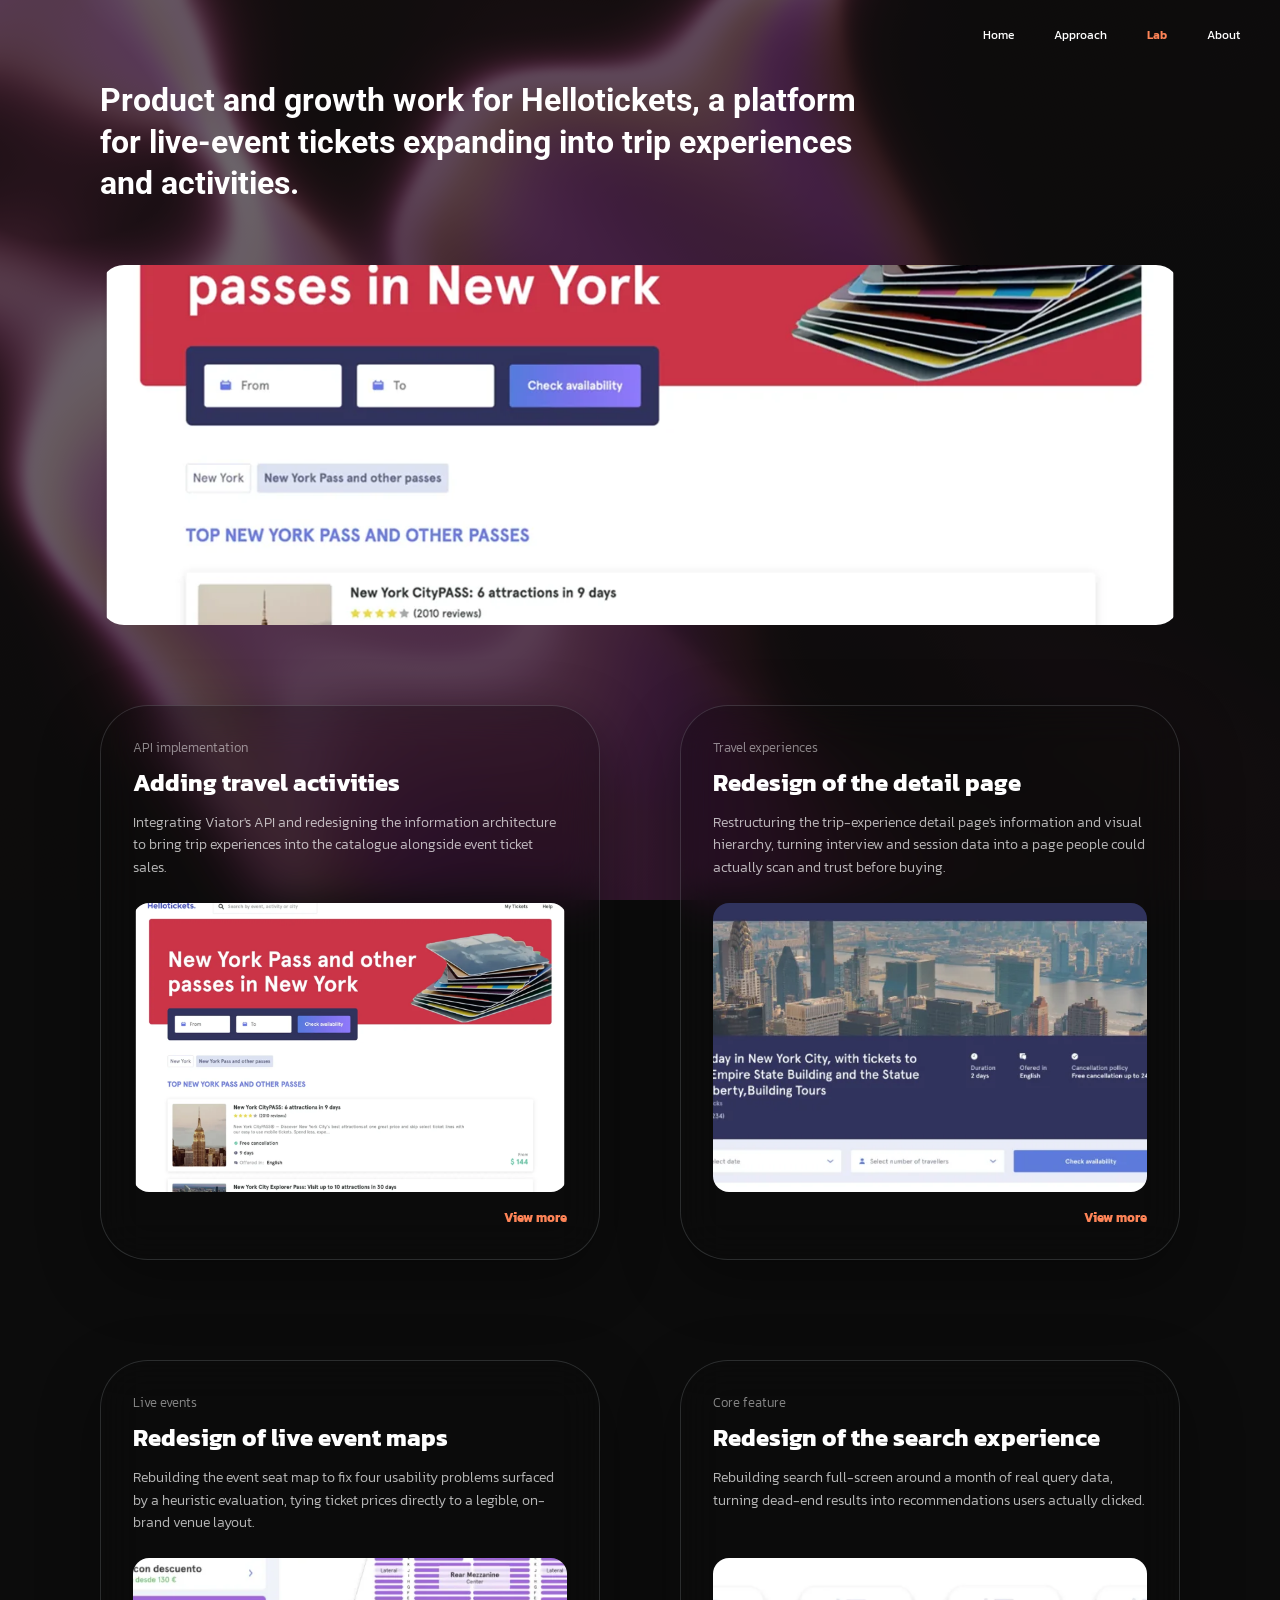
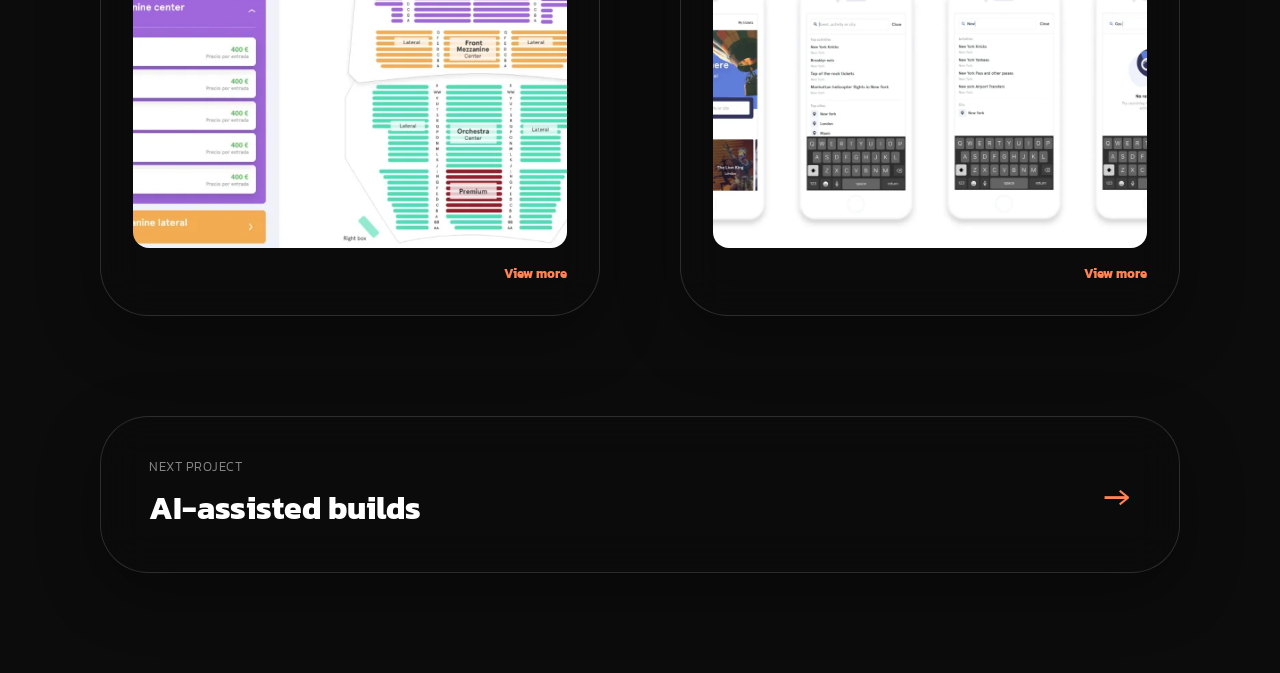
<file: proyecto-hellotickets.html>
<html>
  <head>
    <meta charset="UTF-8">
    <meta name="viewport" content="width=device-width, initial-scale=1">
    <title>Hellotickets | Alex Garcia</title>
    <link rel="icon" type="image/png" href="./img/favicon.png">
    <link rel="apple-touch-icon" href="./img/apple-touch-icon.png">
    <link rel="stylesheet" href="./css/style.css">
  </head>
  <body>
    <div id="particles-container" class="particles-container particles-container--dimmed"></div>

    <nav class="nav-bar">
      <ul class="nav-bar-ul">
        <li><a href="./index.html">Home</a></li>
        <li><a href="./index.html#approach">Approach</a></li>
        <li><a href="./index.html#lab">Lab</a></li>
        <li><a href="./index.html#schedule">About</a></li>
      </ul>
    </nav>

    <main class="project-page">
      <p class="project-intro">Product and growth work for Hellotickets, a platform for live-event tickets expanding into trip experiences and activities.</p>

      <img class="project-hero" src="./img/ht-ny-pass-page.webp" alt="Hellotickets">

      <div class="project-grid">
        <div class="project-item">
          <span class="project-item-eyebrow">API implementation</span>
          <h3 class="project-item-title">Adding travel activities</h3>
          <p class="project-item-desc">Integrating Viator's API and redesigning the information architecture to bring trip experiences into the catalogue alongside event ticket sales.</p>
          <img class="project-item-preview" src="./img/ht-ny-pass-page.webp" alt="Hellotickets New York Pass and other passes page">
          <a href="#" class="project-item-more" data-modal-target="modal-overlay-ht-1">View more</a>
        </div>

        <div class="project-item">
          <span class="project-item-eyebrow">Travel experiences</span>
          <h3 class="project-item-title">Redesign of the detail page</h3>
          <p class="project-item-desc">Restructuring the trip-experience detail page's information and visual hierarchy, turning interview and session data into a page people could actually scan and trust before buying.</p>
          <img class="project-item-preview" src="./img/ht2-hero.webp" alt="Redesigned Hellotickets detail page hero">
          <a href="#" class="project-item-more" data-modal-target="modal-overlay-ht-2">View more</a>
        </div>

        <div class="project-item">
          <span class="project-item-eyebrow">Live events</span>
          <h3 class="project-item-title">Redesign of live event maps</h3>
          <p class="project-item-desc">Rebuilding the event seat map to fix four usability problems surfaced by a heuristic evaluation, tying ticket prices directly to a legible, on-brand venue layout.</p>
          <img class="project-item-preview" src="./img/ht3-hero.webp" alt="Redesigned Hellotickets seat map with a coloured section legend">
          <a href="#" class="project-item-more" data-modal-target="modal-overlay-ht-3">View more</a>
        </div>

        <div class="project-item">
          <span class="project-item-eyebrow">Core feature</span>
          <h3 class="project-item-title">Redesign of the search experience</h3>
          <p class="project-item-desc">Rebuilding search full-screen around a month of real query data, turning dead-end results into recommendations users actually clicked.</p>
          <img class="project-item-preview" src="./img/ht4-hero.webp" alt="Redesigned Hellotickets full-screen search experience">
          <a href="#" class="project-item-more" data-modal-target="modal-overlay-ht-4">View more</a>
        </div>
      </div>

      <a href="./proyecto-ai-assisted-builds.html" class="pv-next-project">
        <span class="pv-next-project-text">
          <span class="pv-next-project-eyebrow">Next project</span>
          <span class="pv-next-project-title">AI-assisted builds</span>
        </span>
        <span class="pv-next-project-arrow" aria-hidden="true">&rarr;</span>
      </a>

    </main>

    <!-- Modal: Hellotickets -->
    <div class="modal-overlay" id="modal-overlay-ht-1">
      <div class="modal" role="dialog" aria-modal="true" aria-labelledby="modal-title-ht-1">
        <div class="modal-header">
          <div>
            <h2 class="modal-title" id="modal-title-ht-1">Adding travel activities</h2>
            <p class="modal-subtitle">Hellotickets integrated Viator's API to add trip experiences to its catalogue for the first time, which meant redesigning the site's information architecture around a product type it had never sold before.</p>
          </div>
          <button type="button" class="modal-close pv-ghost-btn">Close</button>
        </div>

        <div class="modal-meta">
          <div class="modal-meta-item">
            <span class="modal-meta-label">Client</span>
            <span class="modal-meta-value">Hellotickets</span>
          </div>
          <div class="modal-meta-item">
            <span class="modal-meta-label">Responsibility</span>
            <span class="modal-meta-value">Strategy Design · UX Design · Research · Design Thinking</span>
          </div>
          <div class="modal-meta-item">
            <span class="modal-meta-label">Area</span>
            <span class="modal-meta-value">Catalogue Expansion &amp; Growth</span>
          </div>
          <div class="modal-meta-item">
            <span class="modal-meta-label">Partners</span>
            <span class="modal-meta-value">CEO · CTO · Marketing</span>
          </div>
        </div>

        <img class="modal-hero" src="./img/ht-app-search-flow.webp" alt="Hellotickets app search flow for New York Pass and other passes">

        <div class="modal-body-grid">
          <div class="modal-body-left">
            <p>Until recently, Hellotickets' business was built entirely on ticket sales for a large number of events, mainly across Europe and the US. To evolve the product and bring trip experiences into the catalogue for the first time, the company licensed Viator's API, gaining access to its entire product offering and the ability to start expanding the business beyond tickets. Making that integration real meant more than plugging in a feed: it required a major redesign of the website's information architecture to make room for a product type it had never carried before.</p>
            <p>The hypothesis was that integrating Viator's API and redesigning the information architecture would significantly increase revenue and user engagement by expanding the catalogue to include trip experiences alongside event ticket sales. Since this was the first time the team was working in the travel experience market, we spent two months on research before touching the design, running 15 interviews with users from around the world to better understand why they chose a particular product or service, build real empathy for their experience, surface their pain points and information gaps, and understand their purchase behavior.</p>
            <p>That research surfaced a consistent pattern: the market was crowded and standing out mattered, users carried real doubts about the activities they were considering, and they compared several options before buying, weighing price, free cancellation and language above everything else. They didn't want to register just to make a purchase, they ran the full funnel through to checkout just to see the final price and commissions, and they were willing to pay more on a site that gave them confidence. Those insights shaped a comprehensive redesign of the information architecture built around Viator's catalogue of trip experiences, aimed at a seamless experience that drives both engagement and conversion.</p>
          </div>
          <div class="modal-body-right">
            <div class="modal-body-section">
              <span class="modal-body-section-label">Why it mattered</span>
              <p>Trip experiences were a product type Hellotickets had never sold before, and the existing information architecture had nowhere to put them. Without that redesign, the investment in Viator's API would have stayed a backend connection vendors couldn't discover or buy through, never turning into either revenue or engagement.</p>
            </div>
            <div class="modal-body-section">
              <span class="modal-body-section-label">Key decision</span>
              <p>Rather than bolting trip experiences onto the existing, ticket-focused structure, the information architecture was rebuilt around both product types from research, not assumption: two months and 15 interviews across markets shaped which paths and comparison points, price, free cancellation and language, the new structure had to support.</p>
            </div>
            <div class="modal-body-section">
              <span class="modal-body-section-label">Outcome</span>
              <p>Add a short summary of the outcome and what improved as a result.</p>
            </div>
          </div>
        </div>

        <div class="modal-gallery">
          <div class="modal-gallery-item">
            <img class="modal-gallery-image modal-gallery-image--tall" src="./img/ht-ia-diagram.webp" alt="Information architecture diagram showing the ticket purchase flow before the redesign and the expanded flow after it, including category, subcategory and product pages">
            <p class="modal-gallery-caption">The site's information architecture before (top) and after (bottom) the redesign: from a single ticket-purchase flow to one that also carries trip experiences, categories and products.</p>
          </div>
          <div class="modal-gallery-item">
            <img class="modal-gallery-image modal-gallery-image--tall" src="./img/ht-desktop-home.webp" alt="Redesigned Hellotickets New York Pass and other passes page with a bold hero banner and a list of top passes">
            <p class="modal-gallery-caption">The redesigned homepage, now built to carry both event tickets and trip experiences from the first screen.</p>
          </div>
        </div>

        <div class="modal-scaled">
          <span class="modal-scaled-eyebrow">What scaled</span>
          <p class="modal-scaled-text">The category, subcategory and product structure built to carry trip experiences became the template for bringing any future product type into the catalogue, instead of a one-off exception bolted onto the existing site. The two months of upfront research before any design work also set the standard the team kept using: validate the paths and comparison points with real users first, then build the structure to support them.</p>
        </div>
      </div>
    </div>

    <!-- Modal: Hellotickets project 2 -->
    <div class="modal-overlay" id="modal-overlay-ht-2">
      <div class="modal" role="dialog" aria-modal="true" aria-labelledby="modal-title-ht-2">
        <div class="modal-header">
          <div>
            <h2 class="modal-title" id="modal-title-ht-2">Redesign of the detail page</h2>
            <p class="modal-subtitle">Hellotickets' trip-experience detail page had grown dense and hard to scan, so the information architecture and visual hierarchy were rebuilt around what research showed users actually needed to decide.</p>
          </div>
          <button type="button" class="modal-close pv-ghost-btn">Close</button>
        </div>

        <div class="modal-meta">
          <div class="modal-meta-item">
            <span class="modal-meta-label">Client</span>
            <span class="modal-meta-value">Hellotickets</span>
          </div>
          <div class="modal-meta-item">
            <span class="modal-meta-label">Responsibility</span>
            <span class="modal-meta-value">Research · UX Design · Data Driven · Visual Design</span>
          </div>
          <div class="modal-meta-item">
            <span class="modal-meta-label">Area</span>
            <span class="modal-meta-value">Conversion &amp; Growth</span>
          </div>
          <div class="modal-meta-item">
            <span class="modal-meta-label">Partners</span>
            <span class="modal-meta-value">CEO · CTO · Marketing</span>
          </div>
        </div>

        <div class="modal-impact">
          <p class="modal-impact-text">Every structural change on the page traced back to a specific, measured user behavior rather than a design assumption.</p>
          <div class="modal-impact-stats">
            <div class="modal-impact-stat">
              <span class="modal-impact-stat-value">+32%</span>
              <span class="modal-impact-stat-label">Increased product page conversion rate</span>
            </div>
            <div class="modal-impact-stat">
              <span class="modal-impact-stat-value">-28%</span>
              <span class="modal-impact-stat-label">Reduced bounce rate on key sections</span>
            </div>
            <div class="modal-impact-stat">
              <span class="modal-impact-stat-value">+25%</span>
              <span class="modal-impact-stat-label">Increased check-availability to purchase conversion</span>
            </div>
          </div>
        </div>

        <img class="modal-hero" src="./img/ht2-hero.webp" alt="Redesigned Hellotickets detail page hero banner">

        <div class="modal-body-grid">
          <div class="modal-body-left">
            <p>As Hellotickets expanded into trip experiences, the detail page became the single most important page in the purchase decision, and it hadn't kept pace with that role. Too much information competed for attention with no clear hierarchy, which made it hard for users to scan the page and trust what they were seeing before paying. The goal was simple to state and harder to execute: restructure and streamline everything on the page so people could actually read it, understand it, and buy with confidence.</p>
            <p>Before touching any layout, we built the hypothesis that better information architecture, a stronger visual hierarchy and more readable content would reduce the friction standing between a user and a purchase decision. To test it, we combined interviews and usability tests with recordings of real sessions, instrumenting specific sections of the page so we could measure what people actually interacted with rather than relying only on what they said. That combination confirmed the page didn't have a content problem, it had a structure problem: a large amount of information that was simply organized badly.</p>
            <p>The event data told a clear story. Itinerary was by far the most-opened section on the page, which meant it needed to move higher and become easier to scan. Photos mattered more than we expected, with users consistently browsing through several images before deciding anything else. And checking availability turned out to be a meaningful signal on its own: users who checked and didn't buy behaved very differently from users who checked and converted, which changed how prominently that action needed to sit on the page. The redesign condensed the same information into fewer, better-organized sections, prioritizing the data users valued most so the page worked as a quick scan instead of a wall of text.</p>
          </div>
          <div class="modal-body-right">
            <div class="modal-body-section">
              <span class="modal-body-section-label">Why it mattered</span>
              <p>The detail page was the last stop before checkout, and a page users couldn't scan quickly was a page they abandoned. Fixing it meant turning interest already earned upstream into completed bookings, without having to change the product itself.</p>
            </div>
            <div class="modal-body-section">
              <span class="modal-body-section-label">Key decision</span>
              <p>Every structural change traced back to a specific behavioral signal instead of intuition: itinerary moved up because it was the most-opened section, photos gained more prominence because of how heavily they were browsed, and the availability check was elevated based on how differently it predicted whether someone would buy.</p>
            </div>
            <div class="modal-body-section">
              <span class="modal-body-section-label">Outcome</span>
              <p>The redesign increased the product page conversion rate by 32%, cut the bounce rate on key sections by 28%, and improved conversion from checking availability to completing a purchase by 25%.</p>
            </div>
          </div>
        </div>

        <div class="modal-gallery">
          <div class="modal-gallery-row">
            <div class="modal-gallery-item">
              <img class="modal-gallery-image" src="./img/ht2-gallery-old.webp" alt="The original Hellotickets detail page before the redesign">
              <p class="modal-gallery-caption">Before: the original detail page packed information into dense blocks with no clear hierarchy, leaving users to scan the whole page just to find the basics.</p>
            </div>
            <div class="modal-gallery-item">
              <img class="modal-gallery-image" src="./img/ht2-gallery-overview.webp" alt="The redesigned Hellotickets detail page showing the Overview and Inclusions and Exclusions sections">
              <p class="modal-gallery-caption">After: the same information condensed into scannable sections, Overview, then Inclusions & Exclusions side by side, built for a quick scan rather than a full read.</p>
            </div>
          </div>
          <div class="modal-gallery-item">
            <img class="modal-gallery-image modal-gallery-image--tall" src="./img/ht2-gallery-itinerary.webp" alt="Redesigned page sections for departures and returns, cancellation policy and traveller photos">
            <p class="modal-gallery-caption">The same condensed structure carried through the rest of the page: departures and returns, cancellation policy and traveller photos, each scannable at a glance.</p>
          </div>
        </div>

        <div class="modal-scaled">
          <span class="modal-scaled-eyebrow">What scaled</span>
          <p class="modal-scaled-text">Instrumenting a page section by section before redesigning it, then prioritizing changes by measured behavior instead of assumption, became the standard approach for the rest of the catalogue's product pages.</p>
        </div>
      </div>
    </div>


    <!-- Modal: Hellotickets project 3 -->
    <div class="modal-overlay" id="modal-overlay-ht-3">
      <div class="modal" role="dialog" aria-modal="true" aria-labelledby="modal-title-ht-3">
        <div class="modal-header">
          <div>
            <h2 class="modal-title" id="modal-title-ht-3">Redesign of live event maps</h2>
            <p class="modal-subtitle">Hellotickets' event seat maps were confusing and off-brand, so they were rebuilt around the specific usability problems a heuristic evaluation surfaced.</p>
          </div>
          <button type="button" class="modal-close pv-ghost-btn">Close</button>
        </div>

        <div class="modal-meta">
          <div class="modal-meta-item">
            <span class="modal-meta-label">Client</span>
            <span class="modal-meta-value">Hellotickets</span>
          </div>
          <div class="modal-meta-item">
            <span class="modal-meta-label">Responsibility</span>
            <span class="modal-meta-value">Research · UX Design · Data Driven · Visual Design</span>
          </div>
          <div class="modal-meta-item">
            <span class="modal-meta-label">Area</span>
            <span class="modal-meta-value">Seat Selection &amp; Conversion</span>
          </div>
          <div class="modal-meta-item">
            <span class="modal-meta-label">Partners</span>
            <span class="modal-meta-value">CEO · CTO</span>
          </div>
        </div>

        <div class="modal-impact">
          <p class="modal-impact-text">A redesigned seat map turned a confusing, inconsistent booking step into one users could read correctly before they paid.</p>
          <div class="modal-impact-stats">
            <div class="modal-impact-stat">
              <span class="modal-impact-stat-value">+33%</span>
              <span class="modal-impact-stat-label">Increased ticket purchase conversion rate</span>
            </div>
            <div class="modal-impact-stat">
              <span class="modal-impact-stat-value">-60%</span>
              <span class="modal-impact-stat-label">Decreased support tickets for seat issues</span>
            </div>
            <div class="modal-impact-stat">
              <span class="modal-impact-stat-value">+28%</span>
              <span class="modal-impact-stat-label">Increased revenue per session</span>
            </div>
          </div>
        </div>

        <img class="modal-hero" src="./img/ht3-hero.webp" alt="Redesigned Hellotickets seat map with a coloured legend for Rear Mezzanine, Front Mezzanine, Orchestra and Premium sections">

        <div class="modal-body-grid">
          <div class="modal-body-left">
            <p>The event seat map was the single interface standing between a user and completing a ticket purchase, and it was quietly costing both conversions and support hours. The goal was to improve clarity and consistency in seat selection while aligning the experience with Hellotickets' own brand identity, rather than leaving it as an off-the-shelf layout bolted onto the rest of the product. The hypothesis was that a more legible, better-structured map would make the booking flow feel native to the site, which alone would lift conversion and cut the friction that was quietly costing revenue.</p>
            <p>A heuristic evaluation of the existing booking interface surfaced four recurring problems. On discounted tickets, row selection happened automatically and users had no idea they'd lost the ability to pick their own row. Section labels in the left-hand ticket selector, Mezzanine, Orchestra and so on, didn't match the names shown on the map itself, so users couldn't tell what they were looking at. The maps gave almost no sense of a venue's real structure or the height differences between sections, so people booked without knowing what they'd actually see from their seat. And visually, the maps simply didn't look like the rest of the product, which quietly undermined trust at the exact moment someone was about to pay.</p>
            <p>The redesign addressed each of those problems directly. The new maps make a venue's layout and the height differences between sections legible at a glance, with a coloured legend that ties the list of available tickets straight to the matching section on the map, so users can scan and compare without guessing. Once someone selects a section, choosing a specific row happens through a clear dropdown instead of a silent automatic assignment, closing the exact gap that had confused discount buyers.</p>
          </div>
          <div class="modal-body-right">
            <div class="modal-body-section">
              <span class="modal-body-section-label">Why it mattered</span>
              <p>A seat map users couldn't read correctly was a seat map they either abandoned or booked the wrong ticket from, and both outcomes showed up directly as lost conversions and avoidable support tickets. Fixing it meant the booking flow finally looked and behaved like it belonged to Hellotickets, at the exact moment trust mattered most.</p>
            </div>
            <div class="modal-body-section">
              <span class="modal-body-section-label">Key decision</span>
              <p>Rather than patching the existing map, the team rebuilt it around the four specific usability problems the heuristic evaluation surfaced: a coloured legend to connect the ticket list to the map, and a clear dropdown to replace the silent automatic row assignment that had confused discount buyers.</p>
            </div>
            <div class="modal-body-section">
              <span class="modal-body-section-label">Outcome</span>
              <p>The redesign increased the ticket purchase conversion rate by 33%, cut support tickets related to seat issues by 60%, and increased revenue per session by 28%.</p>
            </div>
          </div>
        </div>

        <div class="modal-gallery">
          <div class="modal-gallery-item">
            <img class="modal-gallery-image modal-gallery-image--tall" src="./img/ht3-gallery-problems.webp" alt="The original Hellotickets seat map with no colour legend and mismatched section names">
            <p class="modal-gallery-caption">Before: the heuristic evaluation found no colour legend tying sections to the ticket list, inconsistent section naming, and little sense of the venue's actual layout.</p>
          </div>
          <div class="modal-gallery-item">
            <img class="modal-gallery-image modal-gallery-image--tall" src="./img/ht3-gallery-solution.webp" alt="The redesigned Hellotickets seat map with a coloured legend connecting sections to the ticket list">
            <p class="modal-gallery-caption">After: a coloured legend ties each section to its matching tickets, and the venue's layout and height differences are now legible at a glance.</p>
          </div>
        </div>

        <div class="modal-scaled">
          <span class="modal-scaled-eyebrow">What scaled</span>
          <p class="modal-scaled-text">The coloured legend pattern, tying a list of options directly to their matching location on a visual map, became the template reused across other Hellotickets booking flows wherever users had to match a list to a spatial layout.</p>
        </div>
      </div>
    </div>

    <!-- Modal: Hellotickets project 4 -->
    <div class="modal-overlay" id="modal-overlay-ht-4">
      <div class="modal" role="dialog" aria-modal="true" aria-labelledby="modal-title-ht-4">
        <div class="modal-header">
          <div>
            <h2 class="modal-title" id="modal-title-ht-4">Redesign of the search experience</h2>
            <p class="modal-subtitle">Hellotickets' search rarely matched what people actually typed, so it was rebuilt full-screen around a month of real query data, with recommendations filling the space search alone couldn't.</p>
          </div>
          <button type="button" class="modal-close pv-ghost-btn">Close</button>
        </div>

        <div class="modal-meta">
          <div class="modal-meta-item">
            <span class="modal-meta-label">Client</span>
            <span class="modal-meta-value">Hellotickets</span>
          </div>
          <div class="modal-meta-item">
            <span class="modal-meta-label">Responsibility</span>
            <span class="modal-meta-value">Research · UX Design · Data Driven · Visual Design</span>
          </div>
          <div class="modal-meta-item">
            <span class="modal-meta-label">Area</span>
            <span class="modal-meta-value">Search &amp; Conversion</span>
          </div>
          <div class="modal-meta-item">
            <span class="modal-meta-label">Partners</span>
            <span class="modal-meta-value">CEO · CTO</span>
          </div>
        </div>

        <div class="modal-impact">
          <p class="modal-impact-text">A full-screen search built around real query data turned dead ends into recommendations users actually clicked.</p>
          <div class="modal-impact-stats">
            <div class="modal-impact-stat">
              <span class="modal-impact-stat-value">-35%</span>
              <span class="modal-impact-stat-label">Reduced &ldquo;No Results Found&rdquo; rate</span>
            </div>
            <div class="modal-impact-stat">
              <span class="modal-impact-stat-value">+28%</span>
              <span class="modal-impact-stat-label">Improved conversion from recommendations</span>
            </div>
            <div class="modal-impact-stat">
              <span class="modal-impact-stat-value">+50%</span>
              <span class="modal-impact-stat-label">Boosted recommendations click-through rate</span>
            </div>
          </div>
        </div>

        <img class="modal-hero" src="./img/ht4-hero.webp" alt="Redesigned Hellotickets full-screen search experience with activity, city and no-results states">

        <div class="modal-body-grid">
          <div class="modal-body-left">
            <p>Search is the first real action most users take on Hellotickets, often before they've even settled on what they're looking for, and it wasn't holding up its end of that first interaction. People typed city names, event names, team names, almost anything, and too often got back a sparse results page or nothing at all, which meant the product was losing people at the very first step of their journey, before the rest of the site had a chance to do its job. The goal was to improve the search experience to meet user expectations and increase conversion to the site's most popular activities, not as a cosmetic refresh but as a fix to a conversion bottleneck sitting right at the top of the funnel. The hypothesis was straightforward: a more intuitive, more informative search would align more closely with how people actually searched, cut down on the dead ends they ran into, and let them move toward a confident booking decision faster instead of bouncing off a results page that didn't understand what they'd typed.</p>
            <p>Rather than guess at what to change, I instrumented a dedicated event in Google Analytics to study exactly how users interacted with the search engine, what they typed, what matched, what didn't, and where they gave up, then let a full month of real usage accumulate before drawing any conclusions, since a smaller sample risked optimizing for noise instead of an actual pattern. That data surfaced three distinct ways people searched, each one the existing engine handled poorly or not at all. A large share searched by city destination, New York, Miami, and so on, expecting the engine to understand a place name on its own. Nearly as many searched by the specific event they wanted to attend, an NBA game, a Broadway show, rather than browsing a category to find it. And a meaningful share went even more specific, searching for a particular team or niche experience, the New York Yankees, a helicopter tour, which the old engine, built around broader categories, simply wasn't built to match.</p>
            <p>Based on that data, the redesign moved to a full-screen search that first gives the user's attention entirely to the search action itself, with no competing navigation or content pulling focus, and then uses the space that frees up to surface recommendations of the site's most searched and best-selling activities and destinations, so even an empty query still gives someone somewhere useful to go. The new engine was rebuilt to handle every pattern the research had surfaced instead of just one: specific venues like Madison Square Garden, cities like New York, live events like the New York Yankees, and the catalogue's own subcategories like New York airport transfers, all matched by the same search instead of forcing users to know in advance which kind of query the engine would understand.</p>
          </div>
          <div class="modal-body-right">
            <div class="modal-body-section">
              <span class="modal-body-section-label">Why it mattered</span>
              <p>Search was the entry point to almost every booking on the site, and a search that returned nothing, or returned the wrong kind of result, ended the session before it had really started, with no second chance to recover that user elsewhere in the product. Rebuilding it around real query data instead of internal assumptions meant the fix addressed what people were actually typing, not what the team guessed they might type, which was exactly the gap that had been letting qualified demand slip through unmatched.</p>
            </div>
            <div class="modal-body-section">
              <span class="modal-body-section-label">Key decision</span>
              <p>Rather than redesign search in the abstract or lean on best practices borrowed from elsewhere, the team instrumented real usage first and let a full month of data decide what the engine actually needed to handle: places, cities, live events and subcategories, each one a pattern users were already searching for that the existing engine was missing. Letting evidence set the scope of the redesign, rather than intuition, shaped everything that followed, from the full-screen layout down to which fields the new engine matched against.</p>
            </div>
            <div class="modal-body-section">
              <span class="modal-body-section-label">Outcome</span>
              <p>Once live, the redesign cut the &ldquo;No results found&rdquo; rate by 35%, meaning more than a third of the dead ends users used to hit simply stopped happening. Conversion from the new recommendations improved by 28%, and their click-through rate rose by 50%, confirming that giving people something relevant to act on, even when their exact query came up empty, turned a moment of friction into a moment of discovery instead.</p>
            </div>
          </div>
        </div>

        <div class="modal-gallery">
          <div class="modal-gallery-item">
            <img class="modal-gallery-image" src="./img/ht4-gallery-search-flow.webp" alt="Redesigned Hellotickets full-screen search flow: home, top activities and cities, specific results, and the no-results state">
            <p class="modal-gallery-caption">The redesigned search surfaces specific activities and cities as you type, and reworks the empty state into a clear, on-brand message instead of a dead end.</p>
          </div>
        </div>

        <div class="modal-scaled">
          <span class="modal-scaled-eyebrow">What scaled</span>
          <p class="modal-scaled-text">Instrumenting real search behavior before redesigning became the standard the team applied to other discovery surfaces on the site, and the full-screen search-plus-recommendations pattern was reused wherever a single search box needed to do more work.</p>
        </div>
      </div>
    </div>

    <script src="./js/liquid-film.js"></script>
    <script src="./js/liquid-carve-button.js"></script>
    <script src="./js/main.js"></script>
    <script>
      document.addEventListener('DOMContentLoaded', function () {
        var overlays = document.querySelectorAll('.modal-overlay');

        function openModal(id) {
          var overlay = document.getElementById(id);
          if (!overlay) return;
          overlay.classList.add('is-open');
          document.body.style.overflow = 'hidden';
        }

        function closeModal(overlay) {
          overlay.classList.remove('is-open');
          document.body.style.overflow = '';
        }

        document.querySelectorAll('[data-modal-target]').forEach(function (trigger) {
          trigger.addEventListener('click', function (e) {
            e.preventDefault();
            openModal(trigger.getAttribute('data-modal-target'));
          });
        });

        overlays.forEach(function (overlay) {
          overlay.addEventListener('click', function (e) {
            if (e.target === overlay) closeModal(overlay);
          });

          var closeBtn = overlay.querySelector('.modal-close');
          if (closeBtn) {
            closeBtn.addEventListener('click', function () {
              closeModal(overlay);
            });
          }
        });

        document.addEventListener('keydown', function (e) {
          if (e.key === 'Escape') {
            overlays.forEach(function (overlay) {
              if (overlay.classList.contains('is-open')) closeModal(overlay);
            });
          }
        });
      });
    </script>
  </body>
</html>
</file>
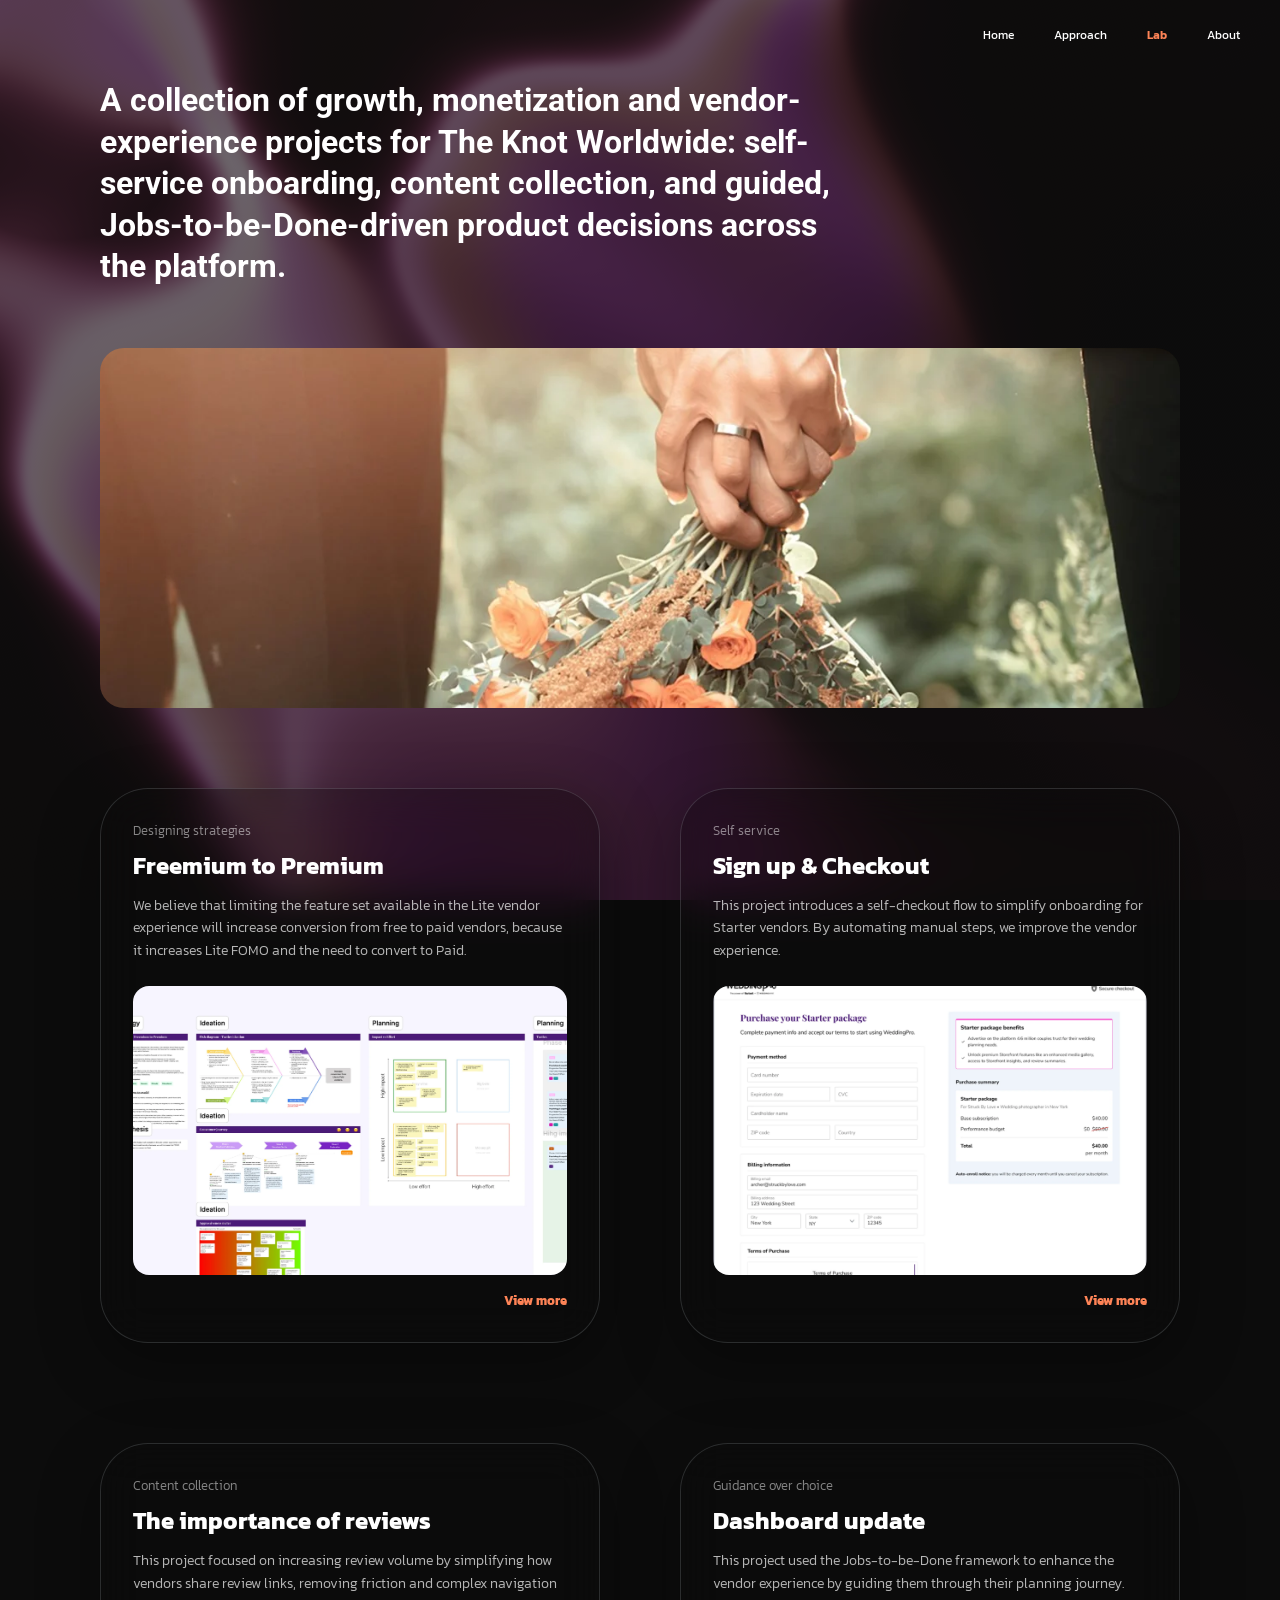
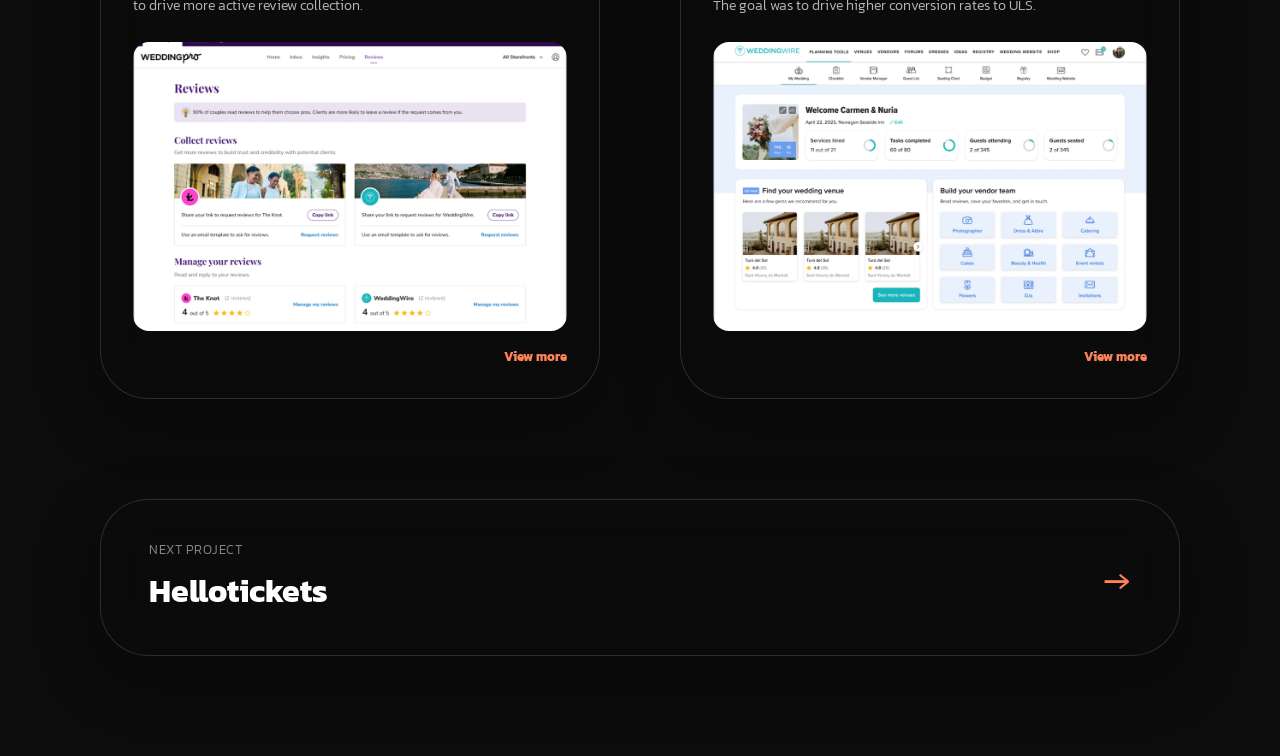
<file: proyecto-the-knot-worldwide.html>
<html>
  <head>
    <meta charset="UTF-8">
    <meta name="viewport" content="width=device-width, initial-scale=1">
    <title>The Knot Worldwide — Alex Garcia</title>
    <link rel="icon" type="image/png" href="./img/favicon.png">
    <link rel="apple-touch-icon" href="./img/apple-touch-icon.png">
    <link rel="stylesheet" href="./css/style.css">
  </head>
  <body>
    <div id="particles-container" class="particles-container particles-container--dimmed"></div>

    <nav class="nav-bar">
      <ul class="nav-bar-ul">
        <li><a href="./index.html">Home</a></li>
        <li><a href="./index.html#approach">Approach</a></li>
        <li><a href="./index.html#lab">Lab</a></li>
        <li><a href="./index.html#schedule">About</a></li>
      </ul>
    </nav>

    <main class="project-page">
      <p class="project-intro">A collection of growth, monetization and vendor-experience projects for The Knot Worldwide: self-service onboarding, content collection, and guided, Jobs-to-be-Done-driven product decisions across the platform.</p>

      <img class="project-hero" src="./img/project-2.webp" alt="The Knot Worldwide">

      <div class="project-grid">
        <div class="project-item">
          <span class="project-item-eyebrow">Designing strategies</span>
          <h3 class="project-item-title">Freemium to Premium</h3>
          <p class="project-item-desc">We believe that limiting the feature set available in the Lite vendor experience will increase conversion from free to paid vendors, because it increases Lite FOMO and the need to convert to Paid.</p>
          <img class="project-item-preview" src="./img/fremiumtopremium.webp" alt="Freemium to Premium">
          <a href="#" class="project-item-more" data-modal-target="modal-overlay-tkw-1">View more</a>
        </div>

        <div class="project-item">
          <span class="project-item-eyebrow">Self service</span>
          <h3 class="project-item-title">Sign up & Checkout</h3>
          <p class="project-item-desc">This project introduces a self-checkout flow to simplify onboarding for Starter vendors. By automating manual steps, we improve the vendor experience.</p>
          <img class="project-item-preview" src="./img/signuptocheckout.webp" alt="Sign up & Checkout">
          <a href="#" class="project-item-more" data-modal-target="modal-overlay-tkw-2">View more</a>
        </div>

        <div class="project-item">
          <span class="project-item-eyebrow">Content collection</span>
          <h3 class="project-item-title">The importance of reviews</h3>
          <p class="project-item-desc">This project focused on increasing review volume by simplifying how vendors share review links, removing friction and complex navigation to drive more active review collection.</p>
          <img class="project-item-preview" src="./img/Reviews.webp" alt="The importance of reviews">
          <a href="#" class="project-item-more" data-modal-target="modal-overlay-tkw-3">View more</a>
        </div>

        <div class="project-item">
          <span class="project-item-eyebrow">Guidance over choice</span>
          <h3 class="project-item-title">Dashboard update</h3>
          <p class="project-item-desc">This project used the Jobs-to-be-Done framework to enhance the vendor experience by guiding them through their planning journey. The goal was to drive higher conversion rates to ULS.</p>
          <img class="project-item-preview" src="./img/dashboard.webp" alt="Dashboard update">
          <a href="#" class="project-item-more" data-modal-target="modal-overlay-tkw-4">View more</a>
        </div>
      </div>

      <a href="./proyecto-hellotickets.html" class="pv-next-project">
        <span class="pv-next-project-text">
          <span class="pv-next-project-eyebrow">Next project</span>
          <span class="pv-next-project-title">Hellotickets</span>
        </span>
        <span class="pv-next-project-arrow" aria-hidden="true">&rarr;</span>
      </a>

    </main>

    <!-- Modal: TKW project 1 -->
    <div class="modal-overlay" id="modal-overlay-tkw-1">
      <div class="modal" role="dialog" aria-modal="true" aria-labelledby="modal-title-tkw-1">
        <div class="modal-header">
          <div>
            <h2 class="modal-title" id="modal-title-tkw-1">Freemium to Premium</h2>
            <p class="modal-subtitle">We believe that limiting the feature set available in the Lite vendor experience will increase conversion from free to paid vendors, because it increases Lite FOMO and the need to convert to Paid.</p>
          </div>
          <button type="button" class="modal-close pv-ghost-btn">Close</button>
        </div>

        <div class="modal-meta">
          <div class="modal-meta-item">
            <span class="modal-meta-label">Client</span>
            <span class="modal-meta-value">The Knot Worldwide · 2024–2025</span>
          </div>
          <div class="modal-meta-item">
            <span class="modal-meta-label">Responsibility</span>
            <span class="modal-meta-value">Strategy Design · UX Design · Research · Design Thinking · Lead Strategy</span>
          </div>
          <div class="modal-meta-item">
            <span class="modal-meta-label">Area</span>
            <span class="modal-meta-value">Growth &amp; Monetization</span>
          </div>
          <div class="modal-meta-item">
            <span class="modal-meta-label">Partners</span>
            <span class="modal-meta-value">Cross-functional stakeholders across Product, Design and Research</span>
          </div>
        </div>

        <img class="modal-hero" src="./img/fremiumtopremium.webp" alt="Freemium to Premium">

        <div class="modal-body-grid">
          <div class="modal-body-left">
            <p>Lite and paid vendors moved through almost the same product. They saw the same dashboard, the same core tools, and in most cases the same features, with nothing in the experience signaling that a paid plan unlocked more. Without that signal, there was no natural pressure pushing vendors toward Premium, and every team touching monetization was compensating for it differently: Premium prompts and upsell flows had been built feature by feature, by different teams, at different times, with no shared logic behind when or how to show them.</p>
            <p>Before designing anything, I needed to understand who we were actually limiting the experience for. Working with research, we segmented vendors into two groups: price-sensitive vendors, who compare plans line by line before committing to anything, and risk-averse vendors, who need to see Premium actually working for their business before they'll pay for it. Those two groups don't respond to the same nudge, so I mapped the vendor journey stage by stage to find where each group's hesitation showed up, and where a psychological or cognitive conversion principle would land instead of feeling like a generic upsell. From there, I ran a fishbone exercise with stakeholders across Product, Sales and Support to break "increase free-to-paid conversion" down into objectives each department could actually act on, since a goal that abstract tends to get reinterpreted differently by every team that touches it. In parallel, a benchmark of how comparable products frame their own free-to-paid limitations became the evidence base for what good restraint looks like versus what tips into a dark pattern.</p>
            <p>The resulting strategy kept Lite vendors on basic storefront and admin functionality, while making exactly what they'd gain from upgrading hard to miss. Every limitation had to hold up against five principles before it shipped: transparency, simplicity, honesty, ethical framing and education, which in practice meant ruling out forced actions, nagging reminders, hidden costs and fake social proof, the kind of dark patterns that convert in the short term and erode trust in the long term. Rather than rolling this out everywhere at once, we shipped it first on two features we could learn from quickly, Reviews and Social Media, replacing a hard block on each with an inline banner that flagged the feature as Premium in context, followed by a value-focused modal that showed vendors what they'd gain instead of just telling them what they couldn't do.</p>
          </div>
          <div class="modal-body-right">
            <div class="modal-body-section">
              <span class="modal-body-section-label">Why it mattered</span>
              <p>A platform that looks the same regardless of plan has no built-in reason for anyone to upgrade, and TKWW was compensating for that gap with scattered, inconsistent prompts that different teams had built independently of each other. That meant wasted effort rebuilding the same kind of nudge over and over, and a free-to-paid transition that depended on whichever team touched it last, rather than a deliberate, company-wide strategy.</p>
            </div>
            <div class="modal-body-section">
              <span class="modal-body-section-label">Key decision</span>
              <p>A hard block was the obvious option, and also the one most likely to feel punitive instead of persuasive: it tells a vendor what they can't do without showing them why they'd want to. Instead, we designed a two-layer pattern: an inline banner that marks a feature as Premium right where the vendor encounters it, in context, followed by a modal that shows the value behind a blurred preview before pointing to a clear upgrade CTA. The same five principles applied everywhere this pattern replaced a block, so the limitation felt like a consistent, intentional part of the product rather than a wall vendors ran into at random.</p>
            </div>
            <div class="modal-body-section">
              <span class="modal-body-section-label">Outcome</span>
              <p>The pattern shipped first on two features: the old &ldquo;Respond&rdquo; action on Reviews, and the previously blocked Social Media form, both replaced with Premium-gated versions that explain the value before asking vendors to upgrade. Starting with two well-scoped features instead of a platform-wide rollout let us validate that the banner-plus-modal pattern actually worked in production and gather real vendor feedback before investing further. That validated pattern is now the template the team reaches for on every new Premium limitation, which is where the real leverage of this project sits: not in a single feature, but in a reusable, principle-based system for the free-to-paid transition going forward.</p>
            </div>
          </div>
        </div>

        <div class="modal-gallery">
          <div class="modal-gallery-item">
            <img class="modal-gallery-image" src="./img/freemium-gallery-journey.webp" alt="Freemium to Premium user journey">
            <p class="modal-gallery-caption">User journey mapped across each stage, highlighting where cognitive and psychological principles apply.</p>
          </div>
          <div class="modal-gallery-item">
            <img class="modal-gallery-image" src="./img/freemium-gallery-fishbone.webp" alt="Fishbone ideation method">
            <p class="modal-gallery-caption">The fishbone method used in ideation sessions to break the conversion goal into actionable objectives.</p>
          </div>
          <div class="modal-gallery-item">
            <img class="modal-gallery-image" src="./img/freemium-gallery-benchmark.webp" alt="Benchmark of Figma's own free-to-paid upgrade prompts, including top navigation tooltip and Home, file and sidebar entry points">
            <p class="modal-gallery-caption">A UX benchmark of Figma's own upgrade prompts, from the tooltip in the top navigation to the feature-promo and usage-limit modules surfaced across Home, file and sidebar entry points.</p>
          </div>
          <div class="modal-gallery-item">
            <img class="modal-gallery-image modal-gallery-image--tall" src="./img/freemium-gallery-reviews.webp" alt="Reviews Premium feature modal">
            <p class="modal-gallery-caption">Limiting the Reviews reply action: an inline banner plus a value-first modal replace a hard block.</p>
          </div>
          <div class="modal-gallery-item">
            <img class="modal-gallery-image modal-gallery-image--tall" src="./img/freemium-gallery-social.webp" alt="Social Media Premium feature">
            <p class="modal-gallery-caption">Limiting Social Media access: a persuasive, benefit-led block replaces the blocked form.</p>
          </div>
        </div>

        <div class="modal-scaled">
          <span class="modal-scaled-eyebrow">What scaled</span>
          <p class="modal-scaled-text">The limitation pattern itself scaled: the same inline banner + value modal + CTA structure, built on the five Lite-limitation principles, became the reusable template applied across Reviews and Social Media, ready to extend to future Premium-gated features.</p>
        </div>
      </div>
    </div>

    <!-- Modal: TKW project 2 -->
    <div class="modal-overlay" id="modal-overlay-tkw-2">
      <div class="modal" role="dialog" aria-modal="true" aria-labelledby="modal-title-tkw-2">
        <div class="modal-header">
          <div>
            <h2 class="modal-title" id="modal-title-tkw-2">Sign up & Checkout</h2>
            <p class="modal-subtitle">This project introduces a self-checkout flow to simplify onboarding for Starter vendors. By automating manual steps, we improve the vendor experience.</p>
          </div>
          <button type="button" class="modal-close pv-ghost-btn">Close</button>
        </div>

        <div class="modal-meta">
          <div class="modal-meta-item">
            <span class="modal-meta-label">Client</span>
            <span class="modal-meta-value">The Knot Worldwide · 2024</span>
          </div>
          <div class="modal-meta-item">
            <span class="modal-meta-label">Responsibility</span>
            <span class="modal-meta-value">Research · UX Design · Data Driven · Visual Design</span>
          </div>
          <div class="modal-meta-item">
            <span class="modal-meta-label">Area</span>
            <span class="modal-meta-value">Growth &amp; Onboarding</span>
          </div>
          <div class="modal-meta-item">
            <span class="modal-meta-label">Partners</span>
            <span class="modal-meta-value">Internal Sales &amp; Support teams</span>
          </div>
        </div>

        <div class="modal-impact">
          <p class="modal-impact-text">Create a full self-checkout for Starter vendors, reducing manual onboarding steps while improving the vendor experience and registration volume.</p>
          <div class="modal-impact-stats">
            <div class="modal-impact-stat">
              <span class="modal-impact-stat-value">-50%</span>
              <span class="modal-impact-stat-label">Reduced internal support load</span>
            </div>
            <div class="modal-impact-stat">
              <span class="modal-impact-stat-value">+35%</span>
              <span class="modal-impact-stat-label">Boosted paid Starter unit conversion</span>
            </div>
            <div class="modal-impact-stat">
              <span class="modal-impact-stat-value">+26%</span>
              <span class="modal-impact-stat-label">Increased vendor registration rate</span>
            </div>
          </div>
        </div>

        <img class="modal-hero" src="./img/signuptocheckout.webp" alt="Sign up & Checkout">

        <div class="modal-body-grid">
          <div class="modal-body-left">
            <p>Onboarding a new vendor onto TKWW was a largely manual process. A vendor would submit a lead, and from there an internal team had to create their account and build out their storefront before they could start advertising. That handoff added days to something that should have taken minutes, and every extra day was a vendor who could lose interest, sign with a competitor, or simply drop out. Sales and support were repeating the same setup work for every sign up, a workload about to compound with the Starter Tier pilot launching in 2024 H2.</p>
            <p>To find out where the friction actually lived, I looked at drop-off across the registration funnel and reviewed onboarding support tickets with the support team. Both pointed to the same bottleneck: vendors weren't struggling with the sign up form itself, they were stalling at the handoff to an internal team. That gave us a clear hypothesis: remove the manual handoff and let vendors complete checkout on their own, and paid unit volume would go up while time to paid subscription would go down. From there, I ran several rounds of wireframes and clickable prototypes, testing for the simplest self-checkout that still felt trustworthy: visible progress indicators so vendors knew where they stood, a payment step that didn't feel riskier than it needed to, and a confirmation screen so no one was left wondering if the purchase went through.</p>
            <p>This work sat under TKWW's Future Of Monetization objective, which targeted 2,300 incremental paid units (1,200 Starter and 1,100 Core) by year end. Self-checkout was one of the main levers for the Starter half of that goal: letting vendors activate their own account in minutes, instead of waiting on an internal team, removed the biggest bottleneck at the top of that funnel.</p>
          </div>
          <div class="modal-body-right">
            <div class="modal-body-section">
              <span class="modal-body-section-label">Why it mattered</span>
              <p>Every manual sign up was a fixed cost in sales and support time that didn't scale, and that cost was about to multiply with the Starter Tier pilot ramping up in 2024 H2. Without a self-service path, growth in Starter adoption would have meant growth in support backlog, not growth in paid vendors.</p>
            </div>
            <div class="modal-body-section">
              <span class="modal-body-section-label">Key decision</span>
              <p>Rather than trying to make the manual process faster, we replaced it: a fully self-service checkout with clear progress indicators, simplified payment collection, legal terms acceptance and a confirmation step, so vendors could complete the whole flow on their own, with no sales or support involvement required.</p>
            </div>
            <div class="modal-body-section">
              <span class="modal-body-section-label">Outcome</span>
              <p>Once live, self-checkout cut internal support load tied to onboarding by 50%, lifted paid Starter unit conversion by 35%, and increased vendor registration rate by 26%, moving the Starter tier meaningfully closer to its Future Of Monetization target without adding headcount.</p>
            </div>
          </div>
        </div>

        <div class="modal-gallery">
          <div class="modal-gallery-item">
            <img class="modal-gallery-image" src="./img/checkout-gallery-research.webp" alt="Onboarding flow research map">
            <p class="modal-gallery-caption">The onboarding flow mapped end to end: landing page, sign up, checkout, and home page ownership.</p>
          </div>
          <div class="modal-gallery-item">
            <img class="modal-gallery-image" src="./img/checkout-gallery-mobile.webp" alt="Self-checkout mobile flow">
            <p class="modal-gallery-caption">Mobile flow: purchasing the Starter package and the confirmation screen after a successful sign up.</p>
          </div>
          <div class="modal-gallery-item">
            <img class="modal-gallery-image modal-gallery-image--tall" src="./img/checkout-gallery-desktop1.webp" alt="Sign up for WeddingPro">
            <p class="modal-gallery-caption">The self-service sign up screen collecting contact and business details before checkout.</p>
          </div>
          <div class="modal-gallery-item">
            <img class="modal-gallery-image modal-gallery-image--tall" src="./img/checkout-gallery-desktop2.webp" alt="Starter package checkout">
            <p class="modal-gallery-caption">The self-checkout screen: payment method, billing information and a clear purchase summary.</p>
          </div>
        </div>

        <div class="modal-scaled">
          <span class="modal-scaled-eyebrow">What scaled</span>
          <p class="modal-scaled-text">The self-service checkout pattern (progress indicators, simplified payment collection, terms acceptance and confirmation) became the reusable onboarding template behind the broader Future Of Monetization objective, extending beyond Starter units toward Core units too.</p>
        </div>
      </div>
    </div>

    <!-- Modal: TKW project 3 -->
    <div class="modal-overlay" id="modal-overlay-tkw-3">
      <div class="modal" role="dialog" aria-modal="true" aria-labelledby="modal-title-tkw-3">
        <div class="modal-header">
          <div>
            <h2 class="modal-title" id="modal-title-tkw-3">The importance of reviews</h2>
            <p class="modal-subtitle">The project focused on increasing review volume by simplifying how vendors share review links, reducing friction and eliminating complex navigation. This was expected to encourage more active review collection.</p>
          </div>
          <button type="button" class="modal-close pv-ghost-btn">Close</button>
        </div>

        <div class="modal-meta">
          <div class="modal-meta-item">
            <span class="modal-meta-label">Client</span>
            <span class="modal-meta-value">The Knot Worldwide · 2024</span>
          </div>
          <div class="modal-meta-item">
            <span class="modal-meta-label">Responsibility</span>
            <span class="modal-meta-value">Research · UX Design · Data Driven · Visual Design</span>
          </div>
          <div class="modal-meta-item">
            <span class="modal-meta-label">Area</span>
            <span class="modal-meta-value">Growth &amp; Retention</span>
          </div>
          <div class="modal-meta-item">
            <span class="modal-meta-label">Partners</span>
            <span class="modal-meta-value">Product Management · Product Development</span>
          </div>
        </div>

        <div class="modal-impact">
          <p class="modal-impact-text">Reduce the time vendors spend collecting reviews by letting them share the review link directly from WeddingPro, instead of loading multiple pages across separate portals.</p>
          <div class="modal-impact-stats">
            <div class="modal-impact-stat">
              <span class="modal-impact-stat-value">-50%</span>
              <span class="modal-impact-stat-label">Time to request a review</span>
            </div>
            <div class="modal-impact-stat">
              <span class="modal-impact-stat-value">+35%</span>
              <span class="modal-impact-stat-label">Increase in reviews collected</span>
            </div>
            <div class="modal-impact-stat">
              <span class="modal-impact-stat-value">+24%</span>
              <span class="modal-impact-stat-label">Improved conversion and engagement</span>
            </div>
          </div>
        </div>

        <img class="modal-hero" src="./img/Reviews.webp" alt="The importance of reviews">

        <div class="modal-body-grid">
          <div class="modal-body-left">
            <p>Requesting a review meant doing the same work twice. TKWW runs two vendor portals, and a vendor who wanted to ask a couple for a review had to log in to each one separately and navigate through several pages to find the request flow, then repeat the whole process to cover both platforms. Sharing options once they got there were limited too, mostly a generic link buried a few clicks deep, with no quick way to copy or send it in the moment a vendor actually wanted to ask. The goal was to collapse all of that into a single, fast action vendors could take directly from WeddingPro, instead of a multi-page chore they'd keep putting off.</p>
            <p>Before touching the design, I needed the business case to prioritize this over everything else competing for the roadmap. The data made that straightforward: 9 in 10 couples read reviews before reaching out to a vendor, and each new review has a measurable, near-linear impact on performance early on, going from 0&ndash;5 reviews lifts a vendor's performance about 17% on average, and 0&ndash;10 lifts it about 28%. Vendors with 5+ reviews convert about 23% better than those with fewer, see 2.2x the storefront views, and get 1.9x the leads of vendors with none. Every review a vendor collected was doing real work for their business and for TKWW's own conversion numbers, so the friction in requesting one wasn't just a UX annoyance, it was a quantifiable drag on performance across the platform.</p>
            <p>Rather than trying to make the existing multi-page flow faster, we designed a single new page around how vendors actually requested reviews in practice. Usage data showed Copy link was consistently the action vendors reached for most, so that became the anchor of the page: a stronger CTA in the most prominent position, with the request-by-email option available right next to it instead of hidden behind another click. Review collection wasn't the only thing competing for a vendor's attention on that page, so the real design challenge was fitting several actions into a layout that still read as one clear choice rather than a list to parse, which meant stripping the visual noise down until the page could be scanned, not read.</p>
          </div>
          <div class="modal-body-right">
            <div class="modal-body-section">
              <span class="modal-body-section-label">Why it mattered</span>
              <p>Reviews move the metrics TKWW cares most about: conversion, storefront views and lead volume, and the relationship compounds with every review a vendor collects. A request flow that took two logins and several pages to complete wasn't a minor inconvenience, it was friction sitting directly on top of one of the clearest performance levers the platform had, and every vendor who gave up partway through was performance left on the table for both them and TKWW.</p>
            </div>
            <div class="modal-body-section">
              <span class="modal-body-section-label">Key decision</span>
              <p>Rather than giving every review-collection action equal visual weight, we built the page around the one vendors actually used most, Copy link, with a stronger CTA and the top position, and let every other action sit clearly secondary to it. That meant trusting existing usage patterns over the instinct to surface every option with equal weight just because it was technically available.</p>
            </div>
            <div class="modal-body-section">
              <span class="modal-body-section-label">Outcome</span>
              <p>Once live, time to request a review dropped by 50%, the volume of reviews collected rose by 35%, and conversion and engagement improved by 24%, confirming the original hypothesis: removing friction from the ask directly moved the performance metrics reviews were already proven to drive.</p>
            </div>
          </div>
        </div>

        <div class="modal-gallery">
          <div class="modal-gallery-item">
            <img class="modal-gallery-image modal-gallery-image--tall" src="./img/reviews-gallery-desktop.webp" alt="Collect reviews page">
            <p class="modal-gallery-caption">The new Collect reviews page: quick shortcuts to copy the review link or send a request email for each portal.</p>
          </div>
          <div class="modal-gallery-row">
            <div class="modal-gallery-item">
              <img class="modal-gallery-image" src="./img/reviews-gallery-weddingpro-page.webp" alt="WeddingPro Reviews page">
              <p class="modal-gallery-caption">The full Reviews page in WeddingPro: review collection up top, portal-by-portal management and third-party reviews below.</p>
            </div>
            <div class="modal-gallery-item">
              <img class="modal-gallery-image" src="./img/reviews-gallery-mobile-manage.webp" alt="Mobile Collect reviews and Manage your reviews screens">
              <p class="modal-gallery-caption">Mobile: the same Collect reviews flow, next to Manage your reviews and the prompt that Google reviews now surface on the Storefront.</p>
            </div>
          </div>
        </div>

        <div class="modal-scaled">
          <span class="modal-scaled-eyebrow">What scaled</span>
          <p class="modal-scaled-text">The &ldquo;quick shortcuts, one prioritized CTA&rdquo; pattern for a high-value but easy-to-neglect action became a template other review- and engagement-driving flows could reuse across WeddingPro.</p>
        </div>
      </div>
    </div>

    <!-- Modal: TKW project 4 -->
    <div class="modal-overlay" id="modal-overlay-tkw-4">
      <div class="modal" role="dialog" aria-modal="true" aria-labelledby="modal-title-tkw-4">
        <div class="modal-header">
          <div>
            <h2 class="modal-title" id="modal-title-tkw-4">Dashboard update</h2>
            <p class="modal-subtitle">This project used the Jobs-to-be-Done framework to enhance the vendor experience by guiding them through their planning journey. The goal was to drive higher conversion rates to ULS.</p>
          </div>
          <button type="button" class="modal-close pv-ghost-btn">Close</button>
        </div>

        <div class="modal-meta">
          <div class="modal-meta-item">
            <span class="modal-meta-label">Client</span>
            <span class="modal-meta-value">The Knot Worldwide · 2024</span>
          </div>
          <div class="modal-meta-item">
            <span class="modal-meta-label">Responsibility</span>
            <span class="modal-meta-value">Research · UX Design · Data Driven · Visual Design · Design Thinking</span>
          </div>
          <div class="modal-meta-item">
            <span class="modal-meta-label">Area</span>
            <span class="modal-meta-value">Growth &amp; Conversion</span>
          </div>
          <div class="modal-meta-item">
            <span class="modal-meta-label">Partners</span>
            <span class="modal-meta-value">Product Management · Product Development</span>
          </div>
        </div>

        <div class="modal-impact">
          <p class="modal-impact-text">Increase ULS conversion by focusing the vendor dashboard on what each user actually needs next, instead of showing the same generic modules to everyone.</p>
          <div class="modal-impact-stats">
            <div class="modal-impact-stat">
              <span class="modal-impact-stat-value">+42%</span>
              <span class="modal-impact-stat-label">Increased ULS conversion rate</span>
            </div>
            <div class="modal-impact-stat">
              <span class="modal-impact-stat-value">+38%</span>
              <span class="modal-impact-stat-label">Improved dashboard engagement</span>
            </div>
          </div>
        </div>

        <img class="modal-hero" src="./img/dashboard.webp" alt="Dashboard update">

        <div class="modal-body-grid">
          <div class="modal-body-left">
            <p>The vendor dashboard was the first thing every vendor saw after logging in, and it treated all of them the same regardless of how far along they were. The goal was to increase ULS conversion by rethinking what showed up above the fold, the handful of modules a vendor would actually see and act on before scrolling past. Rather than guessing at which modules mattered most, I applied the Jobs-to-be-Done framework: instead of asking what the dashboard should show, the question became what job each vendor was actually trying to get done at their stage, and the hypothesis was that a clear path through that job would convert more vendors to ULS than a wall of generic options.</p>
            <p>JTBD works by shifting the question from what the product does to what the customer is actually trying to accomplish, which is exactly what the existing dashboard was missing. Working through that lens surfaced three distinct problems the old layout had been treating as one: personalization, since the dashboard looked essentially the same for a vendor who had just signed up and one who had already booked half their vendor team; priorities and hierarchy, since every product carried equal visual weight, so there was no obvious next step, just a list to scroll through; and positioning and interconnection, since products lived in isolated modules instead of being tied to where a vendor actually stood in their planning journey, so the dashboard never pointed anywhere, it just displayed.</p>
            <p>The redesign replaced that static, one-size-fits-all layout with modules ordered around each vendor&rsquo;s actual progress, surfacing whichever action was most relevant next, guest list, budget, venue, or vendor team, instead of the same static grid of every available product. The dashboard stopped acting like a directory and started acting like a guide: it took the job a vendor was already doing and showed them the next step toward it, the idea JTBD had pointed to from the start.</p>
          </div>
          <div class="modal-body-right">
            <div class="modal-body-section">
              <span class="modal-body-section-label">Why it mattered</span>
              <p>A dashboard that looks the same for every vendor, regardless of progress, has nothing in it that feels relevant to any individual vendor, which makes it easy to ignore. Without a clear hierarchy or an obvious next step, vendors had to figure out what to do next entirely on their own, and every vendor who didn&rsquo;t bother was a missed path to ULS.</p>
            </div>
            <div class="modal-body-section">
              <span class="modal-body-section-label">Key decision</span>
              <p>Rather than redesigning the dashboard visually and hoping that alone would help, we used JTBD as the actual organizing logic behind it, personalizing, prioritizing and interconnecting modules around each vendor&rsquo;s planning journey instead of listing every product with equal weight. That meant the layout itself had to change based on vendor progress, not just the visual treatment of a fixed set of modules.</p>
            </div>
            <div class="modal-body-section">
              <span class="modal-body-section-label">Outcome</span>
              <p>Once live, ULS conversion rate increased by 42% and dashboard engagement improved by 38%, confirming that a path tied to each vendor&rsquo;s actual progress converted better than presenting every product as equally relevant to everyone.</p>
            </div>
          </div>
        </div>

        <div class="modal-gallery">
          <div class="modal-gallery-item">
            <img class="modal-gallery-image modal-gallery-image--tall" src="./img/dashboard-gallery-before.webp" alt="Previous dashboard experience">
            <p class="modal-gallery-caption">Before: the same generic modules and product grid shown to every vendor, regardless of progress.</p>
          </div>
          <div class="modal-gallery-item">
            <img class="modal-gallery-image modal-gallery-image--tall" src="./img/dashboard-gallery-after.webp" alt="Redesigned personalized dashboard">
            <p class="modal-gallery-caption">After: modules reordered around the vendor’s own journey — guest list, budget and venue surfaced first.</p>
          </div>
        </div>

        <div class="modal-scaled">
          <span class="modal-scaled-eyebrow">What scaled</span>
          <p class="modal-scaled-text">The JTBD-driven approach to personalizing and prioritizing content, rather than listing every option with equal weight, became a reference model for other high-traffic vendor screens.</p>
        </div>
      </div>
    </div>

    <script src="./js/liquid-film.js"></script>
    <script src="./js/liquid-carve-button.js"></script>
    <script src="./js/main.js"></script>
    <script>
      document.addEventListener('DOMContentLoaded', function () {
        var overlays = document.querySelectorAll('.modal-overlay');

        function openModal(id) {
          var overlay = document.getElementById(id);
          if (!overlay) return;
          overlay.classList.add('is-open');
          document.body.style.overflow = 'hidden';
        }

        function closeModal(overlay) {
          overlay.classList.remove('is-open');
          document.body.style.overflow = '';
        }

        document.querySelectorAll('[data-modal-target]').forEach(function (trigger) {
          trigger.addEventListener('click', function (e) {
            e.preventDefault();
            openModal(trigger.getAttribute('data-modal-target'));
          });
        });

        overlays.forEach(function (overlay) {
          overlay.addEventListener('click', function (e) {
            if (e.target === overlay) closeModal(overlay);
          });

          var closeBtn = overlay.querySelector('.modal-close');
          if (closeBtn) {
            closeBtn.addEventListener('click', function () {
              closeModal(overlay);
            });
          }
        });

        document.addEventListener('keydown', function (e) {
          if (e.key === 'Escape') {
            overlays.forEach(function (overlay) {
              if (overlay.classList.contains('is-open')) closeModal(overlay);
            });
          }
        });
      });
    </script>
  </body>
</html>
</file>
<file: css/style.css>
@import url('https://fonts.googleapis.com/css?family=Roboto+Condensed:700|Roboto:100,300,700|Playfair+Display:700,700i');
@import url('https://fonts.googleapis.com/css2?family=Kanit:wght@300;400;500;600;700;800;900&display=swap');
@import url('https://fonts.googleapis.com/css2?family=Inter:wght@400;500;600;700&display=swap');

/* ============================================================
   Base reset
   ============================================================ */
* {
  box-sizing: border-box;
}

body {
  margin: 0;
  background-color: #0C0C0C;
  color: #FFF;
  font-family: 'Kanit', 'Roboto', sans-serif;
}

/* ============================================================
   Shared with the real site: nav bar, header, particles
   (copied as-is so this experiment looks consistent, but lives
   entirely in its own file — editing this never touches the
   real site's css/style.css)
   ============================================================ */
.nav-bar {
  position: fixed;
  top: 0;
  left: 0;
  width: 100%;
  z-index: 10;
  background-color: transparent;
  padding-top: 14px;
  padding-bottom: 14px;
  transition: background-color 0.3s ease, backdrop-filter 0.3s ease;
}

/* Floats transparently over the header; once the page is scrolled
   past the top, main.js adds this class so the bar gets a solid
   (blurred) backing to stay readable over whatever section/content
   is now behind it. */
.nav-bar.is-scrolled {
  background-color: rgba(1, 1, 1, 0.82);
  backdrop-filter: blur(14px);
  -webkit-backdrop-filter: blur(14px);
}

.nav-bar a {
  color: white;
  text-decoration: none;
  font-size: 12px;
  display: inline-block;
  padding: 12px 0;
  transition: transform 0.2s ease;
}

.nav-bar a:hover {
  transform: scale(1.2);
}

.nav-bar a.is-active {
  color: #FE8457;
  font-weight: 600;
}

.nav-bar-ul li {
  list-style: none;
  text-align: center;
}

.nav-bar-ul {
  display: flex;
  justify-content: flex-end;
  align-items: center;
  gap: 40px;
  padding-right: 40px;
  margin: 0;
}

/* ------------------------------------------------------------
   Header — matches the Figma reference (node 3359:164, frame
   "Desktop - 37", 1440x1024): a flush, full-height video bleeds
   off the right edge (no card, no border, no radius) and the
   copy block sits absolutely positioned at the frame's exact
   coordinates (left: 78px, vertically centered). The Liquid
   Film shader keeps animating underneath (fixed, z-index -1)
   but stays hidden behind the header's flat background — it's
   still visible once you scroll past the header.
   ------------------------------------------------------------ */
.header {
  position: relative;
  overflow: hidden;
  min-height: 100vh;
  background-color: #03040A;
}

.header-content {
  position: absolute;
  z-index: 3;
  left: 24px;
  top: 50%;
  transform: translateY(-50%);
  width: min(600px, calc(100% - 48px));
}

@media (min-width: 700px) {
  .header-content {
    left: 60px;
    width: min(600px, calc(100% - 120px));
  }
}

@media (min-width: 1100px) {
  .header-content {
    left: 78px;
    width: 600px;
  }
}

.header-name {
  margin: 0;
  font-family: Inter, 'Kanit', sans-serif;
  font-size: 24px;
  font-weight: 500;
  color: #FFF;
}

.header-role {
  margin: 12px 0 0;
  font-family: Inter, 'Kanit', sans-serif;
  font-size: 16px;
  font-weight: 500;
  color: #FE8558;
}

.header h1 {
  margin: 19px 0 0;
  color: #FFF;
  font-family: Inter, 'Kanit', sans-serif;
  font-size: clamp(32px, 6vw, 80px);
  font-weight: 500;
  line-height: normal;
  width: 100%;
}

/* ------------------------------------------------------------
   Header visual: a full-bleed, full-height video whose frame
   scrubs based on cursor position (ported from the Trenzas KG
   header effect). Flush to the top-right corner, no frame —
   its width follows height via the clip's native aspect ratio
   (560:752, same ratio as the Figma placeholder's 762:1024).
   ------------------------------------------------------------ */
.header-visual {
  position: absolute;
  z-index: 1;
  top: 0;
  right: 0;
  height: 100%;
  aspect-ratio: 560 / 752;
  overflow: hidden;
}

@media (max-width: 899px) {
  .header-visual {
    display: none;
  }
}

.header-visual-video {
  width: 100%;
  height: 100%;
  object-fit: cover;
  display: block;
  opacity: 0.6;
}

/* A second, independent Liquid Film instance (same shader, mounted
   again by liquid-film.js — see mount()/boot()), layered ABOVE the
   video but below the header text, dimmed and purely ambient (no
   cursor reactivity, see the `hover: 0` override in liquid-film.js)
   so it can't fight the video's own cursor-scrub effect or hurt
   text legibility. Desktop-only, matching .header-visual's own
   breakpoint — there's no video to layer over below 900px anyway. */
.header-waves {
  position: absolute;
  inset: 0;
  z-index: 2;
  opacity: 0.2;
  mix-blend-mode: screen;
  pointer-events: none;
}

@media (max-width: 899px) {
  .header-waves {
    display: none;
  }
}

.particles-container {
  position: fixed;
  top: 0;
  left: 0;
  width: 100%;
  height: 100%;
  z-index: -1;
  pointer-events: none;
  overflow: hidden;
}

/* Used on the project pages (AI-assisted builds, The Knot Worldwide,
   Hellotickets) only: the waves sit behind body copy on those pages,
   so they're dimmed down to stay decorative instead of competing
   with reading. The home page's own instance is left untouched. */
.particles-container--dimmed {
  opacity: 0.4;
}

/* ============================================================
   Reveal-on-scroll helper
   ============================================================ */
.pv-reveal {
  opacity: 0;
  transform: translate(var(--pv-x, 0), var(--pv-y, 24px));
  transition: opacity 0.7s cubic-bezier(0.25, 0.1, 0.25, 1), transform 0.7s cubic-bezier(0.25, 0.1, 0.25, 1);
  transition-delay: var(--pv-delay, 0s);
}

.pv-reveal.is-visible {
  opacity: 1;
  transform: translate(0, 0);
}

/* ============================================================
   Marquee section
   ============================================================ */
.pv-marquee {
  background-color: #0C0C0C;
  padding: 96px 0 40px;
  overflow: hidden;
}

.pv-marquee-row {
  display: flex;
  gap: 12px;
  margin-bottom: 12px;
  will-change: transform;
}

.pv-marquee-row:last-child {
  margin-bottom: 0;
}

.pv-marquee-tile {
  flex: 0 0 auto;
  width: 420px;
  height: 270px;
  border-radius: 16px;
  overflow: hidden;
}

.pv-marquee-tile img {
  width: 100%;
  height: 100%;
  object-fit: cover;
  display: block;
}

@media (max-width: 900px) {
  .pv-marquee-tile {
    width: 260px;
    height: 168px;
  }
}

/* ============================================================
   Services / Approach section
   ============================================================ */
.pv-services {
  background-color: #FFFFFF;
  color: #0C0C0C;
  border-radius: 48px 48px 0 0;
  padding: 100px 24px;
}

@media (min-width: 900px) {
  .pv-services {
    border-radius: 60px 60px 0 0;
    padding: 128px 60px;
  }
}

.pv-services-heading {
  font-weight: 900;
  text-transform: uppercase;
  text-align: center;
  line-height: 0.95;
  letter-spacing: -0.02em;
  font-size: clamp(3rem, 12vw, 160px);
  color: #0C0C0C;
  margin: 0 0 72px;
}

.pv-services-list {
  max-width: 1040px;
  margin: 0 auto;
}

.pv-service-item {
  display: flex;
  align-items: flex-start;
  gap: 32px;
  padding: 40px 0;
  border-top: 1px solid rgba(12, 12, 12, 0.15);
}

.pv-service-item:last-child {
  border-bottom: 1px solid rgba(12, 12, 12, 0.15);
}

.pv-service-number {
  flex: 0 0 auto;
  font-weight: 900;
  line-height: 0.9;
  font-size: clamp(3rem, 10vw, 110px);
  color: #0C0C0C;
}

.pv-service-body h3 {
  margin: 0 0 12px;
  font-weight: 500;
  text-transform: uppercase;
  font-size: clamp(1rem, 2.2vw, 1.8rem);
}

.pv-service-body p {
  margin: 0;
  max-width: 640px;
  font-weight: 300;
  line-height: 1.6;
  font-size: clamp(0.85rem, 1.6vw, 1.1rem);
  opacity: 0.65;
}

@media (max-width: 700px) {
  .pv-service-item { gap: 20px; }
}

/* ============================================================
   Projects / Lab section (sticky stacking cards)
   ============================================================ */
.pv-projects {
  position: relative;
  /* No background-color here (unlike the marquee above it): lets
     the Liquid Film shader (fixed, z-index -1) show through the
     gaps around the sticky stack cards, same technique as the
     About me section. The individual .pv-stack-card cards use the
     same glassmorphism treatment as .pv-about-card, so the shader
     shows through them too while the content stays legible. */
  border-radius: 48px 48px 0 0;
  margin-top: -40px;
  z-index: 2;
  padding: 100px 24px 60px;
}

@media (min-width: 900px) {
  .pv-projects {
    border-radius: 60px 60px 0 0;
    margin-top: -56px;
    padding: 128px 60px 100px;
  }
}

.pv-projects-heading {
  font-weight: 900;
  text-transform: uppercase;
  text-align: center;
  line-height: 0.95;
  letter-spacing: -0.02em;
  font-size: clamp(3rem, 12vw, 160px);
  margin: 0 0 64px;
  background: linear-gradient(180deg, #646973 0%, #BBCCD7 100%);
  -webkit-background-clip: text;
  background-clip: text;
  -webkit-text-fill-color: transparent;
  color: transparent;
}

.pv-stack {
  max-width: 1100px;
  margin: 0 auto;
}

.pv-stack-wrap {
  height: 100vh;
  display: flex;
  align-items: flex-start;
  justify-content: center;
}

.pv-stack-wrap:last-child {
  height: auto;
  padding-bottom: 10vh;
}

.pv-stack-card {
  position: sticky;
  top: 96px;
  width: 100%;
  border-radius: 32px;
  background: rgba(12, 12, 12, 0.38);
  border: 1px solid rgba(215, 226, 234, 0.16);
  backdrop-filter: blur(22px) saturate(140%);
  -webkit-backdrop-filter: blur(22px) saturate(140%);
  box-shadow: 0 20px 60px rgba(0, 0, 0, 0.35);
  padding: 24px;
  will-change: transform;
  transform-origin: top center;
}

@media (min-width: 900px) {
  .pv-stack-card {
    border-radius: 48px;
    padding: 32px;
  }
}

.pv-stack-top {
  display: flex;
  flex-wrap: wrap;
  align-items: center;
  gap: 16px 24px;
  margin-bottom: 24px;
}

.pv-stack-number {
  font-weight: 900;
  line-height: 0.9;
  font-size: clamp(2.5rem, 7vw, 90px);
  color: #D7E2EA;
}

.pv-stack-meta {
  flex: 1 1 auto;
  min-width: 160px;
}

.pv-stack-category {
  display: block;
  color: rgba(215, 226, 234, 0.6);
  text-transform: uppercase;
  letter-spacing: 0.1em;
  font-size: 12px;
  margin-bottom: 4px;
}

.pv-stack-name {
  margin: 0;
  color: #D7E2EA;
  font-weight: 600;
  text-transform: uppercase;
  font-size: clamp(1.2rem, 3vw, 2rem);
}

.pv-ghost-btn {
  flex: 0 0 auto;
  display: inline-flex;
  align-items: center;
  position: relative;
  overflow: hidden;
  border: 2px solid #D7E2EA;
  border-radius: 999px;
  color: #D7E2EA;
  text-decoration: none;
  text-transform: uppercase;
  letter-spacing: 0.1em;
  font-weight: 500;
  font-size: 13px;
  padding: 12px 28px;
}

/* Hover is now handled by liquid-carve-button.js (an orange "liquid"
   blob that carves through the pill, chasing the cursor), which
   replaces the old flat background-color hover wash. */

.pv-stack-grid {
  display: flex;
  gap: 12px;
}

.pv-stack-col-1 {
  flex: 0 0 40%;
  display: flex;
  flex-direction: column;
  gap: 12px;
}

.pv-stack-col-2 {
  flex: 1 1 60%;
}

.pv-stack-grid img {
  width: 100%;
  display: block;
  object-fit: cover;
  border-radius: 24px;
}

@media (min-width: 900px) {
  .pv-stack-grid img { border-radius: 36px; }
}

.pv-stack-col-1 img:first-child {
  height: clamp(110px, 16vw, 200px);
}

.pv-stack-col-1 img:last-child {
  height: clamp(140px, 22vw, 290px);
}

.pv-stack-col-2 img {
  /* Match col-1's actual rendered height (two stacked images + gap)
     explicitly, instead of height:100%. height:100% against an
     indefinite flex-item parent falls back to the image's own
     intrinsic aspect ratio, so a "squarer" screenshot inflates the
     whole row and leaves a gap under col-1's fixed-height images. */
  height: calc(clamp(110px, 16vw, 200px) + clamp(140px, 22vw, 290px) + 12px);
}

@media (max-width: 700px) {
  .pv-stack-grid { flex-direction: column; }
  .pv-stack-col-1 { flex-direction: row; }
  .pv-stack-col-1 img { width: 50%; min-width: 0; }
  .pv-stack-col-2 img { height: auto; min-height: 220px; }
}

/* ============================================================
   About section
   ============================================================ */
.pv-about {
  /* No background-color here on purpose: the fixed, full-viewport
     #particles-container (z-index:-1) sits behind every section, so
     leaving this transparent lets the same particle animation used
     in the header show through here too, instead of the 4 static
     "blob" decorations this section used to paint over it. */
  position: relative;
  min-height: 100vh;
  display: flex;
  flex-direction: column;
  align-items: center;
  /* Centered (was flex-start + a sticky inner wrap pinned near the
     top): the card now simply sits in the middle of the space
     between the Lab section above and the footer below, instead of
     being pinned to a fixed scroll offset. */
  justify-content: center;
  text-align: center;
  /* Extra bottom padding so the card sits with noticeably more
     breathing room above the footer than above (it's no longer
     perfectly centered — more weight toward the top). */
  padding: 64px 24px 240px;
  overflow: hidden;
}

.pv-about-inner {
  width: 100%;
  display: flex;
  flex-direction: column;
  align-items: center;
  text-align: center;
}

/* Glassmorphism card: a translucent, blurred panel that sits over
   the Liquid Film background so the animation stays visible (and
   keeps drifting) through it, while the blur + subtle dark tint
   keep the text readable on top of it. */
.pv-about-card {
  position: relative;
  width: 100%;
  max-width: 760px;
  display: flex;
  flex-direction: column;
  align-items: center;
  gap: 32px;
  padding: 40px 28px;
  border-radius: 32px;
  background: rgba(12, 12, 12, 0.38);
  border: 1px solid rgba(215, 226, 234, 0.16);
  backdrop-filter: blur(22px) saturate(140%);
  -webkit-backdrop-filter: blur(22px) saturate(140%);
  box-shadow: 0 20px 60px rgba(0, 0, 0, 0.35);
}

@media (min-width: 700px) {
  .pv-about-card {
    max-width: 900px;
    padding: 48px;
  }
}

@media (min-width: 900px) {
  .pv-about-card {
    padding: 56px 64px;
    border-radius: 48px;
  }
}

/* Only from here is there reliably enough width for the photo to
   stretch to the full height of the title+text column and keep its
   4:5 aspect ratio without squeezing the text into a narrow column
   (verified: breaks below ~1100px). */
@media (min-width: 1100px) {
  .pv-about-card {
    max-width: 1080px;
    flex-direction: row;
    align-items: stretch;
    text-align: left;
    gap: 48px;
  }
}

.pv-about-photo-wrap {
  flex: 0 0 auto;
  width: 160px;
  aspect-ratio: 4 / 5;
  border-radius: 24px;
  overflow: hidden;
  border: 1px solid rgba(215, 226, 234, 0.2);
}

@media (min-width: 700px) {
  .pv-about-photo-wrap {
    width: 220px;
    border-radius: 32px;
  }
}

@media (min-width: 1100px) {
  .pv-about-photo-wrap {
    /* No fixed width here: the flex item stretches to the height
       of the title+text column (sibling), and aspect-ratio (4/5,
       set in the base rule above) derives the width from that
       height, so the photo stays proportional at any text length. */
    width: auto;
    height: auto;
  }
}

.pv-about-photo {
  width: 100%;
  height: 100%;
  object-fit: cover;
  display: block;
}

.pv-about-content {
  display: flex;
  flex-direction: column;
  align-items: center;
  /* Centers the heading+paragraph block vertically within its own
     box. In the stacked mobile/tablet layout this box is exactly
     as tall as its content, so it's a no-op there; in the 1100px+
     row layout the box is stretched to match the photo's height,
     so this is what actually centers the text against the photo. */
  justify-content: center;
  text-align: center;
  min-width: 0;
}

@media (min-width: 700px) {
  .pv-about-content {
    align-items: flex-start;
    text-align: left;
  }
}

.pv-about-heading {
  font-weight: 900;
  text-transform: uppercase;
  line-height: 0.95;
  letter-spacing: -0.02em;
  font-size: clamp(2.25rem, 8vw, 100px);
  margin: 0 0 32px;
  background: linear-gradient(180deg, #646973 0%, #BBCCD7 100%);
  -webkit-background-clip: text;
  background-clip: text;
  -webkit-text-fill-color: transparent;
  color: transparent;
}

.pv-about-text {
  max-width: 460px;
  width: 100%;
  color: #D7E2EA;
  font-weight: 400;
  line-height: 1.7;
  font-size: clamp(0.85rem, 1.6vw, 1.1rem);
  margin: 0;
}

.pv-contact-btn {
  display: inline-block;
  border-radius: 999px;
  padding: 16px 44px;
  background: linear-gradient(123deg, #18011F 7%, #B600A8 37%, #7621B0 72%, #BE4C00 100%);
  box-shadow: 0 4px 4px rgba(181, 1, 167, 0.25), 4px 4px 12px #7721B1 inset;
  outline: 2px solid #fff;
  outline-offset: -3px;
  color: #fff;
  font-family: 'Kanit', sans-serif;
  font-weight: 500;
  text-transform: uppercase;
  letter-spacing: 0.12em;
  font-size: 13px;
  text-decoration: none;
  transition: transform 0.2s ease, opacity 0.2s ease;
}

.pv-contact-btn:hover {
  transform: scale(1.04);
  opacity: 0.92;
}

/* ============================================================
   Footer
   ============================================================ */
.pv-footer {
  background-color: #0C0C0C;
  display: flex;
  align-items: center;
  justify-content: space-between;
  padding: 40px 24px;
  border-top: 1px solid rgba(215, 226, 234, 0.15);
}

.pv-footer-signature {
  margin: 0;
  font-size: 13px;
  line-height: 1.4;
  color: rgba(215, 226, 234, 0.7);
}

.pv-footer-link {
  color: #D7E2EA;
  text-decoration: none;
  font-size: 13px;
  text-transform: uppercase;
  letter-spacing: 0.08em;
}

.pv-footer-link:hover {
  text-decoration: underline;
}


/* ============================================================
   Project detail page (shared styles for every
   proyecto-*.html case study)
   ============================================================ */
.project-page {
  max-width: 1200px;
  margin: 0 auto;
  padding: 40px 60px 0;
  position: relative;
  z-index: 2;
}

.project-intro {
  max-width: 760px;
  margin: 40px 0 60px;
  font-family: 'Roboto', sans-serif;
  font-size: 32px;
  font-weight: 700;
  line-height: 1.3em;
  color: #FFF;
}

.project-hero {
  display: block;
  width: 100%;
  aspect-ratio: 3 / 1;
  object-fit: cover;
  border-radius: 24px;
  margin-bottom: 80px;
}

.placeholder-image {
  display: flex;
  align-items: center;
  justify-content: center;
  background: repeating-linear-gradient(
    135deg,
    rgba(255, 255, 255, 0.04),
    rgba(255, 255, 255, 0.04) 10px,
    rgba(255, 255, 255, 0.08) 10px,
    rgba(255, 255, 255, 0.08) 20px
  );
  border: 1px dashed rgba(255, 255, 255, 0.25);
  color: rgba(255, 255, 255, 0.5);
  font-size: 13px;
  text-align: center;
  padding: 12px;
}

.project-grid {
  display: grid;
  grid-template-columns: 1fr 1fr;
  gap: 100px 80px;
  margin-bottom: 100px;
}

.project-item {
  box-sizing: border-box;
  padding: 24px;
  text-align: left;
  border-radius: 32px;
  background: rgba(12, 12, 12, 0.38);
  border: 1px solid rgba(215, 226, 234, 0.16);
  backdrop-filter: blur(22px) saturate(140%);
  -webkit-backdrop-filter: blur(22px) saturate(140%);
  box-shadow: 0 20px 60px rgba(0, 0, 0, 0.35);
}

@media (min-width: 900px) {
  .project-item {
    border-radius: 48px;
    padding: 32px;
  }
}

.project-item-eyebrow {
  display: block;
  font-size: 13px;
  font-weight: 300;
  color: rgba(255, 255, 255, 0.5);
  margin-bottom: 8px;
}

.project-item-title {
  margin: 0 0 12px;
  font-size: 24px;
  font-weight: 700;
  color: #FFF;
}

.project-item-desc {
  margin: 0 0 24px;
  min-height: 4.8em;
  font-size: 14px;
  font-weight: 300;
  line-height: 1.6em;
  color: rgba(255, 255, 255, 0.7);
}

.project-item-preview {
  display: block;
  width: 100%;
  aspect-ratio: 1.5 / 1;
  object-fit: cover;
  border-radius: 16px;
  margin-bottom: 16px;
}

.project-item-more {
  display: block;
  text-align: right;
  font-size: 13px;
  font-weight: 700;
  color: #FE8457;
  text-decoration: none;
  transition: transform 0.2s ease;
}

.project-item-more:hover {
  transform: translateX(4px);
}

/* ============================================================
   Next project link (bottom of each project page)
   ============================================================ */
.pv-next-project {
  box-sizing: border-box;
  display: flex;
  align-items: center;
  justify-content: space-between;
  gap: 24px;
  margin-bottom: 100px;
  padding: 32px;
  border-radius: 32px;
  background: rgba(12, 12, 12, 0.38);
  border: 1px solid rgba(215, 226, 234, 0.16);
  backdrop-filter: blur(22px) saturate(140%);
  -webkit-backdrop-filter: blur(22px) saturate(140%);
  box-shadow: 0 20px 60px rgba(0, 0, 0, 0.35);
  text-decoration: none;
  transition: transform 0.2s ease, border-color 0.2s ease;
}

.pv-next-project:hover {
  transform: translateY(-4px);
  border-color: rgba(215, 226, 234, 0.32);
}

@media (min-width: 900px) {
  .pv-next-project {
    border-radius: 48px;
    padding: 40px 48px;
  }
}

.pv-next-project-text {
  display: flex;
  flex-direction: column;
  gap: 8px;
}

.pv-next-project-eyebrow {
  font-size: 13px;
  font-weight: 300;
  letter-spacing: 0.04em;
  text-transform: uppercase;
  color: rgba(255, 255, 255, 0.5);
}

.pv-next-project-title {
  font-size: 22px;
  font-weight: 700;
  color: #FFF;
}

@media (min-width: 700px) {
  .pv-next-project-title {
    font-size: 32px;
  }
}

.pv-next-project-arrow {
  flex-shrink: 0;
  font-size: 28px;
  color: #FE8457;
  transition: transform 0.2s ease;
}

@media (min-width: 700px) {
  .pv-next-project-arrow {
    font-size: 36px;
  }
}

.pv-next-project:hover .pv-next-project-arrow {
  transform: translateX(8px);
}

/* Modal de detalle de sub-proyecto */
.modal-overlay {
  display: none;
  position: fixed;
  inset: 0;
  background: #000;
  z-index: 100;
  justify-content: center;
  align-items: flex-start;
  padding: 60px 20px;
  overflow-y: auto;
}

.modal-overlay.is-open {
  display: flex;
}

.modal {
  background: #0A0A0A;
  border: 1px solid rgba(255, 255, 255, 0.08);
  border-radius: 24px;
  max-width: 960px;
  width: 100%;
  box-sizing: border-box;
  padding: 48px;
}

.modal-header {
  display: flex;
  justify-content: space-between;
  align-items: flex-start;
  gap: 24px;
}

.modal-title {
  margin: 0 0 8px;
  font-size: 26px;
  font-weight: 700;
  color: #FFF;
  text-align: left;
}

.modal-subtitle {
  margin: 0;
  max-width: 640px;
  font-size: 14px;
  font-weight: 300;
  line-height: 1.6em;
  color: rgba(255, 255, 255, 0.6);
  text-align: left;
}

.modal-close {
  flex-shrink: 0;
  cursor: pointer;
  background: none;
  font-family: inherit;
}

/* Visual style and hover are handled by .pv-ghost-btn and
   liquid-carve-button.js (same outlined pill + orange "liquid"
   blob used by the Lab section's "View project" CTAs), so the
   old flat background-color hover wash lives only in history. */

.modal-meta {
  display: flex;
  flex-wrap: wrap;
  align-items: center;
  gap: 32px;
  margin: 32px 0;
  padding-bottom: 24px;
  border-bottom: 1px solid rgba(255, 255, 255, 0.1);
  text-align: left;
}

.modal-meta-item {
  display: flex;
  flex-direction: column;
  gap: 6px;
}

.modal-meta-label {
  font-size: 11px;
  font-weight: 700;
  letter-spacing: 0.04em;
  text-transform: uppercase;
  color: rgba(255, 255, 255, 0.4);
}

.modal-meta-value {
  font-size: 13px;
  font-weight: 300;
  color: #FFF;
}

.modal-visit-link {
  margin-left: auto;
  font-size: 13px;
  font-weight: 700;
  color: #FE8457;
  text-decoration: none;
  transition: transform 0.2s ease;
}

.modal-visit-link:hover {
  transform: translateX(4px);
}

.modal-impact {
  display: flex;
  flex-wrap: wrap;
  justify-content: flex-start;
  align-items: center;
  gap: 32px;
  /* Solid instead of translucent: the alpha-blended fill showed a
     faint horizontal seam on some renderers (GPU tile-boundary
     artifact unrelated to our markup -- verified no element here
     has a border/shadow that could cause it). #141414 is the exact
     rgba(255,255,255,0.04) over the modal's #0A0A0A background,
     visually identical but with no alpha blending left to seam. */
  background: #141414;
  border: 1px solid rgba(255, 255, 255, 0.08);
  border-radius: 16px;
  padding: 28px 32px;
  margin-bottom: 40px;
  box-sizing: border-box;
  text-align: left;
}

.modal-impact-text {
  margin: 0;
  flex: 1 1 320px;
  font-size: 14px;
  font-weight: 300;
  line-height: 1.6em;
  color: rgba(255, 255, 255, 0.85);
}

.modal-impact-stats {
  display: flex;
  gap: 40px;
}

.modal-impact-stat {
  display: flex;
  flex-direction: column;
  gap: 4px;
}

.modal-impact-stat-value {
  font-size: 22px;
  font-weight: 700;
  color: #FFF;
}

.modal-impact-stat-label {
  font-size: 11px;
  font-weight: 300;
  color: rgba(255, 255, 255, 0.5);
}

/* Módulo de proceso: explica visualmente un flujo de trabajo paso a paso */
.modal-process {
  background: rgba(255, 255, 255, 0.04);
  border: 1px solid rgba(255, 255, 255, 0.08);
  border-radius: 16px;
  padding: 32px;
  margin-bottom: 40px;
  box-sizing: border-box;
  text-align: left;
}

.modal-process-eyebrow {
  display: block;
  font-size: 11px;
  font-weight: 700;
  letter-spacing: 0.04em;
  text-transform: uppercase;
  color: rgba(255, 255, 255, 0.4);
  margin-bottom: 12px;
}

.modal-process-title {
  margin: 0 0 12px;
  font-size: 19px;
  font-weight: 700;
  color: #FFF;
}

.modal-process-intro {
  margin: 0;
  max-width: 640px;
  font-size: 13px;
  font-weight: 300;
  line-height: 1.6em;
  color: rgba(255, 255, 255, 0.7);
}

.modal-process-flow {
  display: grid;
  grid-template-columns: repeat(4, 1fr);
  gap: 16px;
  margin-top: 28px;
}

.modal-process-step {
  position: relative;
  background: rgba(255, 255, 255, 0.03);
  border: 1px solid rgba(255, 255, 255, 0.07);
  border-radius: 12px;
  padding: 20px 16px;
  box-sizing: border-box;
  transition: border-color 0.2s ease, transform 0.2s ease;
}

.modal-process-step:hover {
  border-color: rgba(254, 132, 87, 0.4);
  transform: translateY(-2px);
}

.modal-process-step-number {
  display: flex;
  align-items: center;
  justify-content: center;
  width: 22px;
  height: 22px;
  margin-bottom: 14px;
  border-radius: 50%;
  background-color: #FE8457;
  color: #030303;
  font-size: 11px;
  font-weight: 700;
}

.modal-process-step-icon {
  display: block;
  width: 22px;
  height: 22px;
  margin-bottom: 14px;
  color: #FE8457;
}

.modal-process-step-title {
  margin: 0 0 6px;
  font-size: 13px;
  font-weight: 700;
  color: #FFF;
}

.modal-process-step-desc {
  margin: 0;
  font-size: 12px;
  font-weight: 300;
  line-height: 1.5em;
  color: rgba(255, 255, 255, 0.55);
}

.modal-hero {
  width: 100%;
  aspect-ratio: 2.2 / 1;
  border-radius: 16px;
  margin-bottom: 40px;
  box-sizing: border-box;
}

img.modal-hero,
video.modal-hero {
  display: block;
  object-fit: cover;
}

.modal-body-grid {
  display: grid;
  grid-template-columns: 1.4fr 1fr;
  gap: 60px;
  margin-bottom: 48px;
  text-align: left;
}

.modal-body-left p {
  margin: 0 0 20px;
  font-size: 14px;
  font-weight: 300;
  line-height: 1.7em;
  color: rgba(255, 255, 255, 0.75);
}

.modal-body-left p:last-child {
  margin-bottom: 0;
}

.modal-body-left ul {
  margin: 0 0 20px;
  padding-left: 20px;
  font-size: 14px;
  font-weight: 300;
  line-height: 1.7em;
  color: rgba(255, 255, 255, 0.75);
}

.modal-body-left ul:last-child {
  margin-bottom: 0;
}

.modal-body-left li {
  margin-bottom: 8px;
}

.modal-body-left li:last-child {
  margin-bottom: 0;
}

.modal-body-right {
  display: flex;
  flex-direction: column;
  gap: 28px;
}

.modal-body-section-label {
  display: block;
  font-size: 11px;
  font-weight: 700;
  letter-spacing: 0.04em;
  text-transform: uppercase;
  color: rgba(255, 255, 255, 0.4);
  margin-bottom: 8px;
}

.modal-body-section p {
  margin: 0;
  font-size: 13px;
  font-weight: 300;
  line-height: 1.6em;
  color: rgba(255, 255, 255, 0.75);
}

.modal-gallery {
  display: flex;
  flex-direction: column;
  gap: 16px;
  margin-bottom: 48px;
  text-align: left;
}

.modal-gallery-image {
  width: 100%;
  aspect-ratio: 2.2 / 1;
  border-radius: 16px;
  box-sizing: border-box;
}

img.modal-gallery-image {
  display: block;
  object-fit: cover;
}

.modal-gallery-caption {
  margin: 12px 0 0;
  font-size: 12px;
  font-weight: 300;
  color: rgba(255, 255, 255, 0.45);
}

.modal-gallery-row {
  display: grid;
  grid-template-columns: 1fr 1fr;
  gap: 24px;
}

.modal-gallery-row .modal-gallery-image {
  aspect-ratio: 1.5 / 1;
}

/* Full-width product screenshots (e.g. the Freemium to Premium
   solution shots): the default 2.2/1 frame crops too aggressively
   for a near-square UI screenshot, so this keeps the same, gentler
   1.5/1 crop used in two-column rows, just at full width. */
.modal-gallery-image--tall {
  aspect-ratio: 1.5 / 1;
}

.modal-scaled {
  border-top: 1px solid rgba(255, 255, 255, 0.1);
  padding-top: 32px;
  text-align: left;
}

.modal-scaled-eyebrow {
  display: block;
  font-size: 11px;
  font-weight: 700;
  letter-spacing: 0.04em;
  text-transform: uppercase;
  color: rgba(255, 255, 255, 0.4);
  margin-bottom: 12px;
}

.modal-scaled-text {
  margin: 0;
  max-width: 820px;
  font-size: 14px;
  font-weight: 300;
  line-height: 1.7em;
  color: rgba(255, 255, 255, 0.75);
}

@media (max-width: 900px) {
  .project-page {
    padding: 24px 24px 0;
  }

  .project-intro {
    font-size: 24px;
  }

  .project-grid {
    grid-template-columns: 1fr;
    gap: 60px;
  }

  .modal-overlay {
    padding: 0;
    align-items: stretch;
  }

  .modal {
    border-radius: 0;
    min-height: 100vh;
    padding: 24px;
  }

  .modal-header {
    flex-direction: column;
  }

  .modal-close {
    align-self: flex-start;
    order: -1;
  }

  .modal-visit-link {
    margin-left: 0;
  }

  .modal-impact {
    flex-direction: column;
    align-items: flex-start;
  }

  .modal-impact-text {
    flex: none;
    max-width: 100%;
  }

  .modal-process {
    padding: 24px;
  }

  .modal-process-flow {
    grid-template-columns: repeat(2, 1fr);
  }

  .modal-body-grid {
    grid-template-columns: 1fr;
    gap: 32px;
  }

  .modal-gallery-row {
    grid-template-columns: 1fr;
  }
}
</file>
